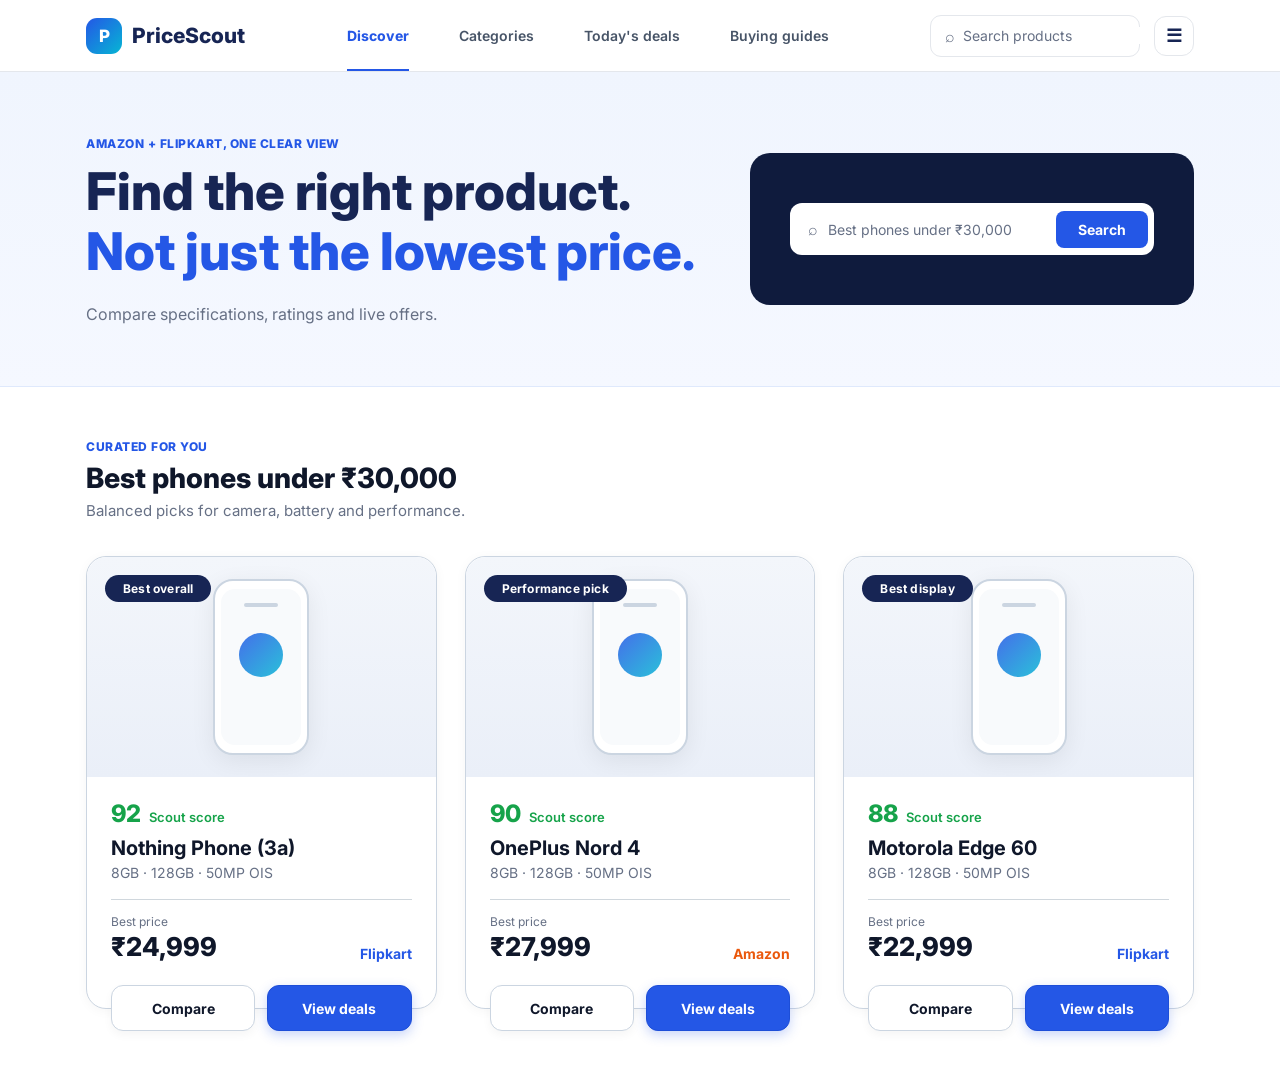
<file: index.html>
<!DOCTYPE html>
<html lang="en">

<head>
    <meta charset="UTF-8">
    <meta name="viewport" content="width=device-width, initial-scale=1.0">
    <title>PriceScout</title>
    <link href="https://fonts.googleapis.com/css2?family=Inter:wght@400;500;600;700;800&display=swap" rel="stylesheet">
    <link rel="stylesheet" href="style.css">

</head>

<body>


    <header>
        <div class="navbar">

            <a href="index.html" class="logo">
                <span class="logo-icon">P</span>
                <span class="logo-text">PriceScout</span>
            </a>

            <nav class="nav-links">
                <a href="index.html" class="active">Discover</a>
                <a href="category.html">Categories</a>
                <a href="deals.html">Today's deals</a>
                <a href="guides.html">Buying guides</a>
            </nav>

            <div class="nav-right">
                <div class="search-box">
                    <span>⌕</span>
                    <input type="text" placeholder="Search products" id="search-input">
                </div>
                <label for="menu-toggle" class="hamburger">☰</label>
            </div>

            <input type="checkbox" id="menu-toggle">
            <nav class="mobile-menu">
                <div class="mobile-search">
                    <div class="search-box">
                        <span>⌕</span>
                        <input type="text" placeholder="Search products">
                    </div>
                </div>
                <a href="index.html" class="active">Discover</a>
                <a href="category.html">Categories</a>
                <a href="deals.html">Today's deals</a>
                <a href="guides.html">Buying guides</a>
            </nav>
        </div>


        <div class="hero">

            <div>
                <span class="tag">AMAZON + FLIPKART, ONE CLEAR VIEW</span>
                <h1 class="hero-h1">Find the right product.
                    <span><br> Not just the lowest price.</span>
                </h1>
                <p class="subtitle">Compare specifications, ratings and live offers.</p>
            </div>

            <div class="hero-search">
                <div class="hero-search-bar">
                    <span>⌕</span>
                    <input type="text" placeholder="Best phones under ₹30,000">
                    <button onclick="window.location.href='category.html'">Search</button>
                </div>
            </div>

        </div>

    </header>


    <section class="curated">

        <span class="tag">CURATED FOR YOU</span>
        <h2 class="curated-title">Best phones under ₹30,000</h2>
        <p class="curated-sub">Balanced picks for camera, battery and performance.</p>

        <div class="card-grid">

            <!-- Card 1 -->
            <article class="card">
                <div class="card-image">
                    <span class="badge">Best overall</span>
                    <div class="phone-mini">
                        <div class="phone-mini-screen">
                            <div class="mini-notch"></div>
                            <div class="mini-glyph"></div>
                        </div>
                    </div>
                </div>
                <div class="card-body">
                    <div class="score-row">
                        <span class="score">92</span>
                        <span class="score-label">Scout score</span>
                    </div>
                    <h3 class="card-title">Nothing Phone (3a)</h3>
                    <p class="card-specs">8GB · 128GB · 50MP OIS</p>
                    <hr class="card-divider">
                    <div class="price-row">
                        <div>
                            <span class="price-label">Best price</span>
                            <span class="card-price">₹24,999</span>
                        </div>
                        <span class="store-badge flipkart">Flipkart</span>
                    </div>
                    <div class="card-actions">
                        <a href="compare.html" class="btn-compare">Compare</a>
                        <a href="product.html" class="btn-deals">View deals</a>
                    </div>
                </div>
            </article>

            <!-- Card 2 -->
            <article class="card">
                <div class="card-image">
                    <span class="badge">Performance pick</span>
                    <div class="phone-mini">
                        <div class="phone-mini-screen">
                            <div class="mini-notch"></div>
                            <div class="mini-glyph"></div>
                        </div>
                    </div>
                </div>
                <div class="card-body">
                    <div class="score-row">
                        <span class="score">90</span>
                        <span class="score-label">Scout score</span>
                    </div>
                    <h3 class="card-title">OnePlus Nord 4</h3>
                    <p class="card-specs">8GB · 128GB · 50MP OIS</p>
                    <hr class="card-divider">
                    <div class="price-row">
                        <div>
                            <span class="price-label">Best price</span>
                            <span class="card-price">₹27,999</span>
                        </div>
                        <span class="store-badge amazon">Amazon</span>
                    </div>
                    <div class="card-actions">
                        <a href="compare.html" class="btn-compare">Compare</a>
                        <a href="product.html" class="btn-deals">View deals</a>
                    </div>
                </div>
            </article>

            <!-- Card 3 -->
            <article class="card">
                <div class="card-image">
                    <span class="badge">Best display</span>
                    <div class="phone-mini">
                        <div class="phone-mini-screen">
                            <div class="mini-notch"></div>
                            <div class="mini-glyph"></div>
                        </div>
                    </div>
                </div>
                <div class="card-body">
                    <div class="score-row">
                        <span class="score">88</span>
                        <span class="score-label">Scout score</span>
                    </div>
                    <h3 class="card-title">Motorola Edge 60</h3>
                    <p class="card-specs">8GB · 128GB · 50MP OIS</p>
                    <hr class="card-divider">
                    <div class="price-row">
                        <div>
                            <span class="price-label">Best price</span>
                            <span class="card-price">₹22,999</span>
                        </div>
                        <span class="store-badge flipkart">Flipkart</span>
                    </div>
                    <div class="card-actions">
                        <a href="compare.html" class="btn-compare">Compare</a>
                        <a href="product.html" class="btn-deals">View deals</a>
                    </div>
                </div>
            </article>

        </div>

    </section>


</body>

</html>
</file>
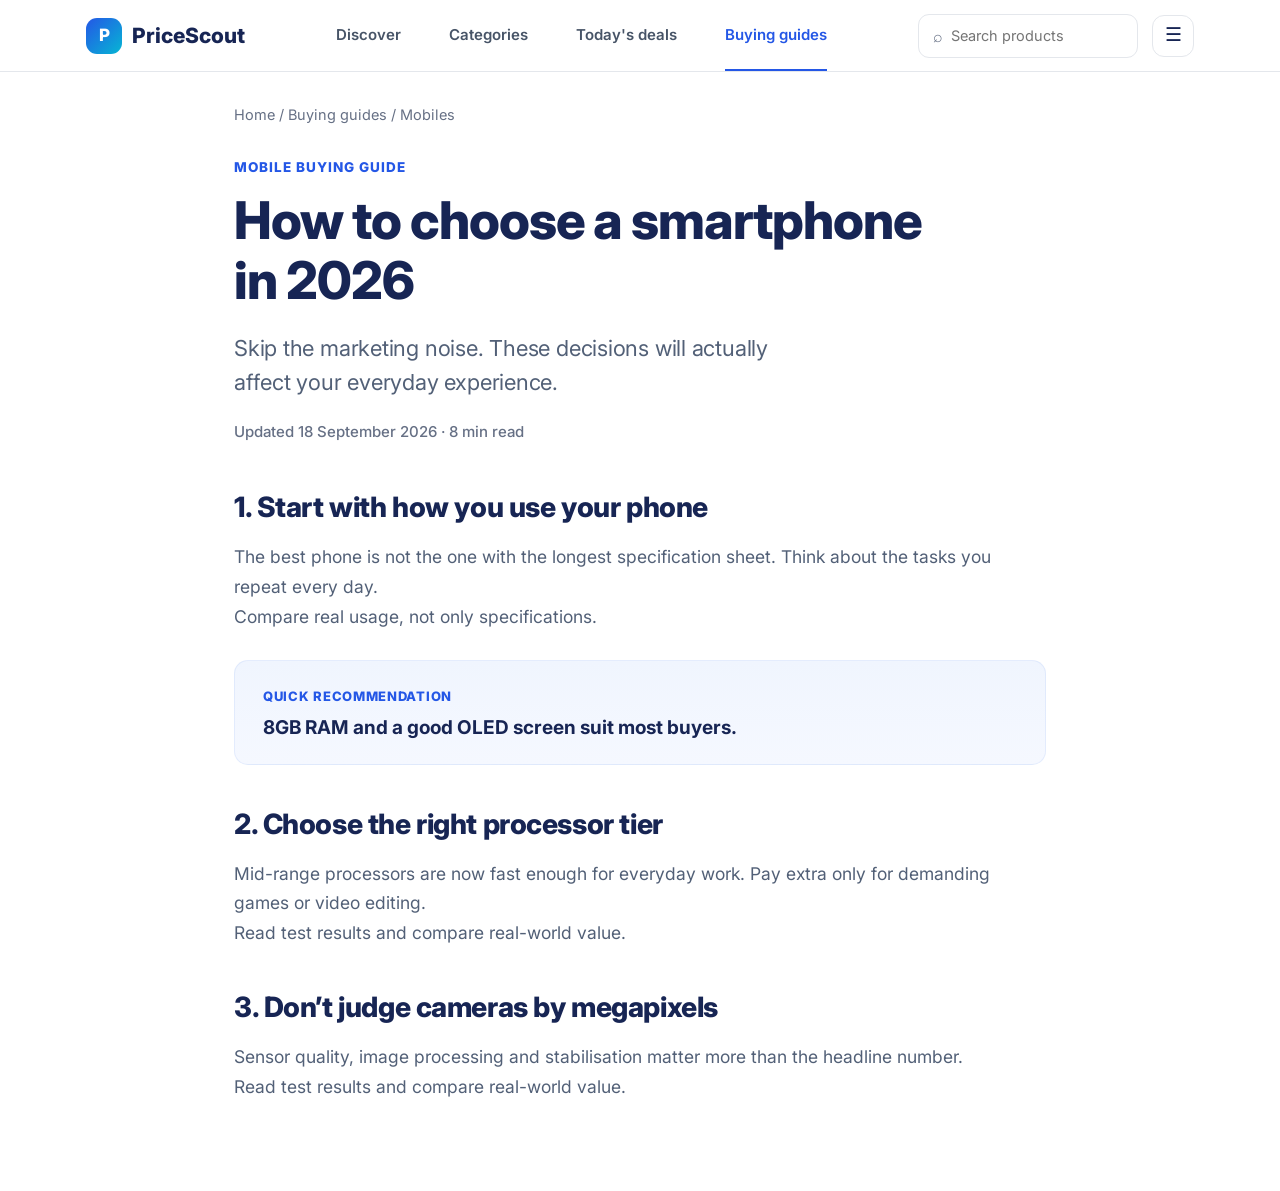
<file: article.html>
<!DOCTYPE html>
<html lang="en">
<head>
    <meta charset="UTF-8">
    <meta name="viewport" content="width=device-width, initial-scale=1.0">
    <title>How to choose a smartphone in 2026 – PriceScout</title>
    <link href="https://fonts.googleapis.com/css2?family=Inter:wght@400;500;600;700;800&display=swap" rel="stylesheet">
    <link rel="stylesheet" href="article.css">
</head>
<body>

    <!-- Navbar -->
    <header class="navbar">
        <a href="index.html" class="logo">
            <span class="logo-icon">P</span>
            <span class="logo-text">PriceScout</span>
        </a>

        <nav class="nav-links">
            <a href="index.html">Discover</a>
            <a href="category.html">Categories</a>
            <a href="deals.html">Today's deals</a>
            <a href="guides.html" class="active">Buying guides</a>
        </nav>

        <div class="nav-right">
            <div class="search-box">
                <span>⌕</span>
                <input type="text" placeholder="Search products">
            </div>
            <label for="menu-toggle" class="hamburger">☰</label>
        </div>

        <input type="checkbox" id="menu-toggle">
        <nav class="mobile-menu">
            <div class="search-box">
                <span>⌕</span>
                <input type="text" placeholder="Search products">
            </div>
            <a href="index.html">Discover</a>
            <a href="category.html">Categories</a>
            <a href="deals.html">Today's deals</a>
            <a href="guides.html" class="active">Buying guides</a>
        </nav>
    </header>

    <!-- Breadcrumb -->
    <p class="breadcrumb">
        <a href="index.html">Home</a> / <a href="guides.html">Buying guides</a> / Mobiles
    </p>

    <!-- Centered Article Content -->
    <main class="article">
        <span class="tag">MOBILE BUYING GUIDE</span>
        <h1>How to choose a smartphone<br>in 2026</h1>
        <p class="subtitle">Skip the marketing noise. These decisions will actually<br>affect your everyday experience.</p>
        <p class="meta">Updated 18 September 2026 · 8 min read</p>

        <h2>1. Start with how you use your phone</h2>
        <p>The best phone is not the one with the longest specification sheet. Think about the tasks you repeat every day.<br>Compare real usage, not only specifications.</p>

        <aside class="callout">
            <span class="tag">QUICK RECOMMENDATION</span>
            <strong>8GB RAM and a good OLED screen suit most buyers.</strong>
        </aside>

        <h2>2. Choose the right processor tier</h2>
        <p>Mid-range processors are now fast enough for everyday work. Pay extra only for demanding games or video editing.<br>Read test results and compare real-world value.</p>

        <h2>3. Don’t judge cameras by megapixels</h2>
        <p>Sensor quality, image processing and stabilisation matter more than the headline number.<br>Read test results and compare real-world value.</p>
    </main>

</body>
</html>
</file>
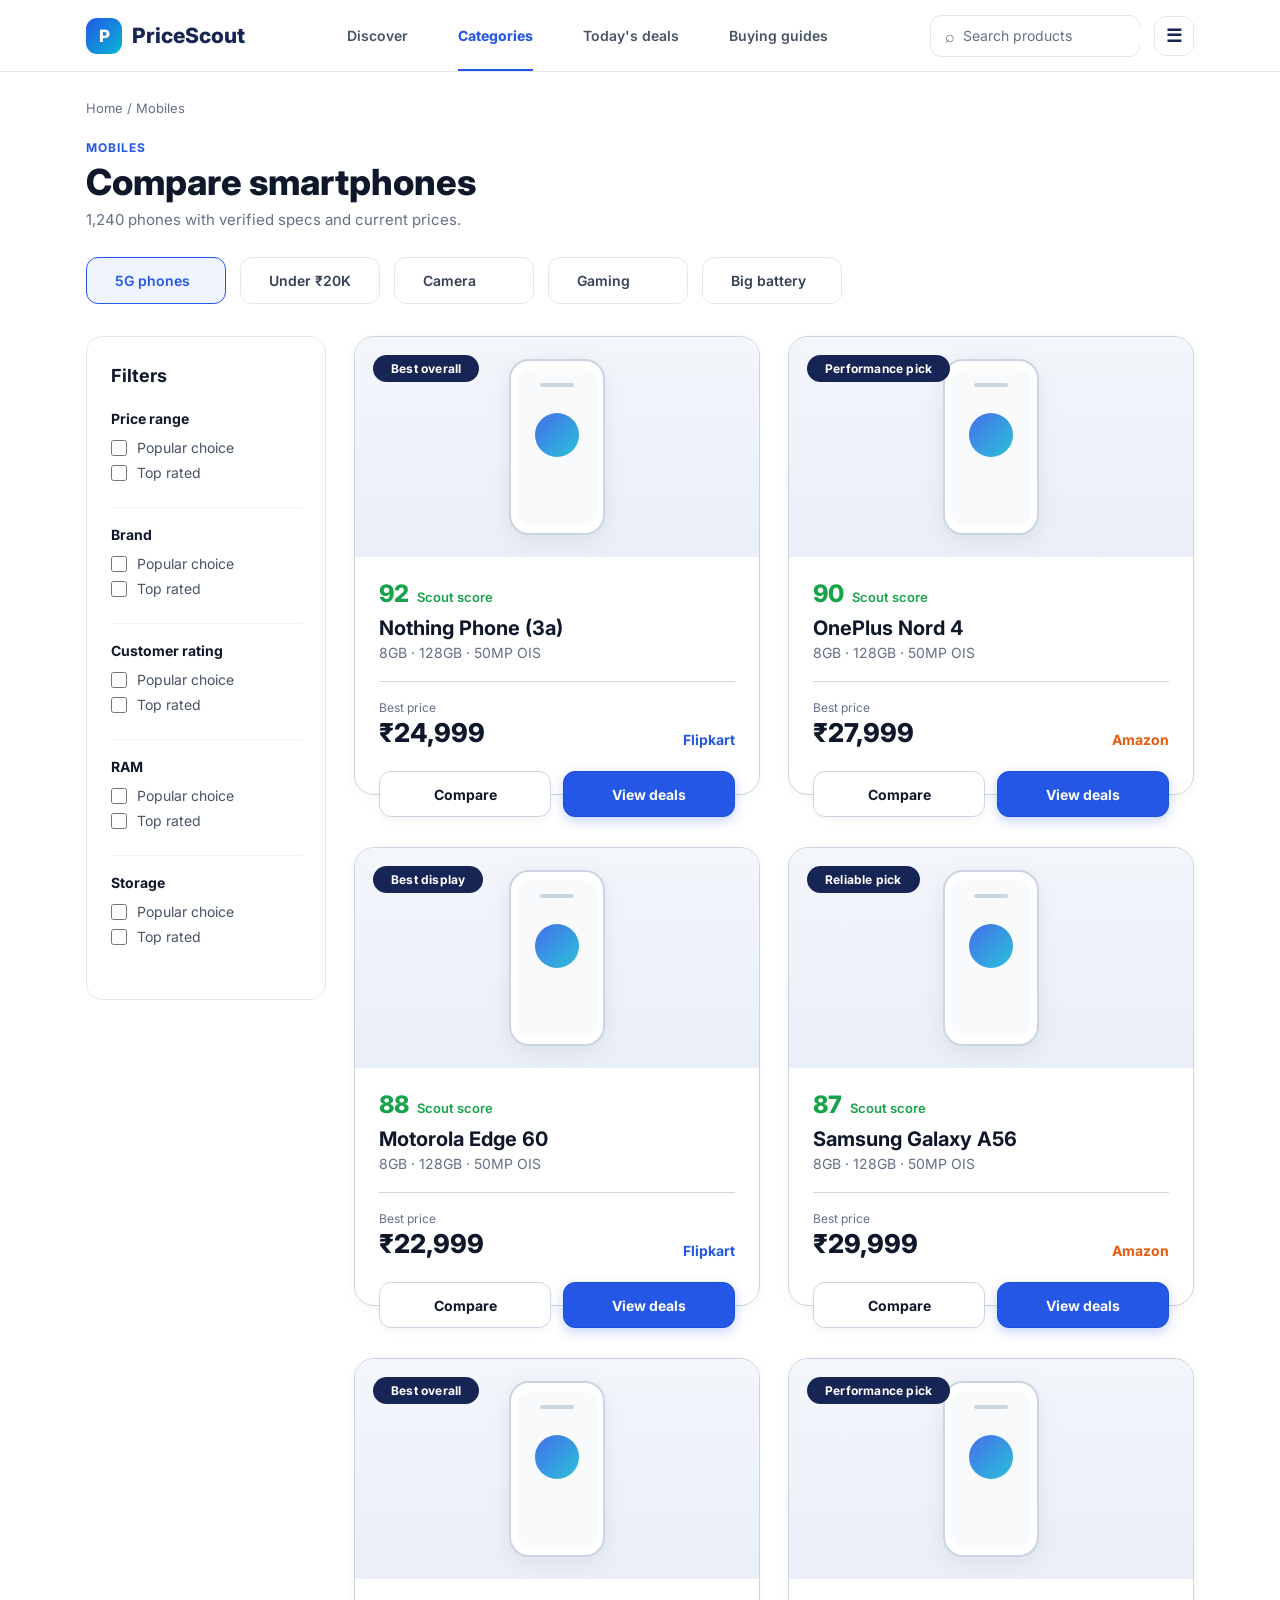
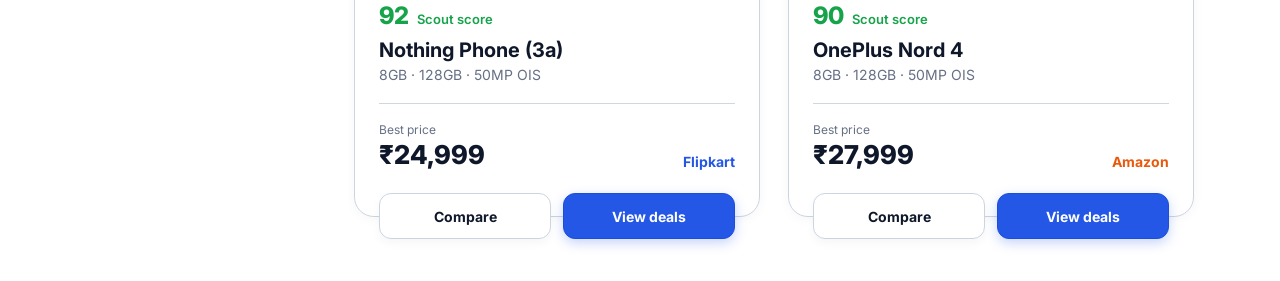
<file: category.html>
<!DOCTYPE html>
<html lang="en">

<head>
    <meta charset="UTF-8">
    <meta name="viewport" content="width=device-width, initial-scale=1.0">
    <meta name="description" content="Compare smartphones side by side — 1,240 phones with verified specs and current prices on PriceScout.">
    <link href="https://fonts.googleapis.com/css2?family=Inter:wght@400;500;600;700;800&display=swap" rel="stylesheet">
    <link rel="stylesheet" href="category.css">
    <title>Mobiles – Compare Smartphones | PriceScout</title>
</head>

<body>

    <!-- ===== NAVBAR ===== -->
    <header class="navbar">
        <a href="index.html" class="logo">
            <span class="logo-icon">P</span>
            <span class="logo-text">PriceScout</span>
        </a>

        <nav class="nav-links">
            <a href="index.html">Discover</a>
            <a href="category.html" class="active">Categories</a>
            <a href="deals.html">Today's deals</a>
            <a href="guides.html">Buying guides</a>
        </nav>

        <div class="nav-right">
            <div class="search-box">
                <span>⌕</span>
                <input type="text" placeholder="Search products" id="search-input">
            </div>
            <label for="menu-toggle" class="hamburger">☰</label>
        </div>

        <input type="checkbox" id="menu-toggle">
        <nav class="mobile-menu">
            <div class="mobile-search">
                <div class="search-box">
                    <span>⌕</span>
                    <input type="text" placeholder="Search products">
                </div>
            </div>
            <a href="index.html">Discover</a>
            <a href="category.html" class="active">Categories</a>
            <a href="deals.html">Today's deals</a>
            <a href="guides.html">Buying guides</a>
        </nav>
    </header>


    <!-- ===== BREADCRUMB ===== -->
    <p class="breadcrumb">
        <a href="index.html">Home</a> / <a href="category.html">Mobiles</a>
    </p>


    <!-- ===== HERO ===== -->
    <section class="hero">
        <span class="tag">MOBILES</span>
        <h1>Compare smartphones</h1>
        <p class="desc">1,240 phones with verified specs and current prices.</p>
    </section>


    <!-- ===== QUICK FILTERS ===== -->
    <div class="quick-filters">
        <button class="qf-chip active" id="qf-5g">5G phones</button>
        <button class="qf-chip" id="qf-under20k">Under ₹20K</button>
        <button class="qf-chip" id="qf-camera">Camera</button>
        <button class="qf-chip" id="qf-gaming">Gaming</button>
        <button class="qf-chip" id="qf-battery">Big battery</button>
    </div>


    <!-- ===== MAIN LAYOUT ===== -->
    <div class="main-layout">

        <!-- Sidebar -->
        <aside class="sidebar" id="sidebar-filters">
            <h2 class="sidebar-title">Filters</h2>

            <div class="filter-group">
                <h3 class="filter-label">Price range</h3>
                <label class="filter-option"><input type="checkbox" id="filter-price-popular"> Popular choice</label>
                <label class="filter-option"><input type="checkbox" id="filter-price-top"> Top rated</label>
            </div>

            <div class="filter-group">
                <h3 class="filter-label">Brand</h3>
                <label class="filter-option"><input type="checkbox" id="filter-brand-popular"> Popular choice</label>
                <label class="filter-option"><input type="checkbox" id="filter-brand-top"> Top rated</label>
            </div>

            <div class="filter-group">
                <h3 class="filter-label">Customer rating</h3>
                <label class="filter-option"><input type="checkbox" id="filter-rating-popular"> Popular choice</label>
                <label class="filter-option"><input type="checkbox" id="filter-rating-top"> Top rated</label>
            </div>

            <div class="filter-group">
                <h3 class="filter-label">RAM</h3>
                <label class="filter-option"><input type="checkbox" id="filter-ram-popular"> Popular choice</label>
                <label class="filter-option"><input type="checkbox" id="filter-ram-top"> Top rated</label>
            </div>

            <div class="filter-group">
                <h3 class="filter-label">Storage</h3>
                <label class="filter-option"><input type="checkbox" id="filter-storage-popular"> Popular choice</label>
                <label class="filter-option"><input type="checkbox" id="filter-storage-top"> Top rated</label>
            </div>
        </aside>


        <!-- Product Grid -->
        <section class="product-grid" id="product-grid">

            <!-- Card 1 -->
            <article class="product-card" id="card-nothing-3a">
                <div class="card-image">
                    <span class="badge badge-green">Best overall</span>
                    <div class="phone-mini">
                        <div class="phone-mini-screen">
                            <div class="mini-notch"></div>
                            <div class="mini-glyph"></div>
                        </div>
                    </div>
                </div>
                <div class="card-body">
                    <div class="score-row">
                        <span class="score score-green">92</span>
                        <span class="score-label">Scout score</span>
                    </div>
                    <h3 class="card-title">Nothing Phone (3a)</h3>
                    <p class="card-specs">8GB · 128GB · 50MP OIS</p>
                    <div class="price-row">
                        <div>
                            <span class="price-label">Best price</span>
                            <span class="price">₹24,999</span>
                        </div>
                        <span class="store-badge flipkart">Flipkart</span>
                    </div>
                    <div class="card-actions">
                        <a href="compare.html" class="btn-compare" id="compare-nothing-3a">Compare</a>
                        <a href="product.html" class="btn-deals" id="deals-nothing-3a">View deals</a>
                    </div>
                </div>
            </article>

            <!-- Card 2 -->
            <article class="product-card" id="card-oneplus-nord4">
                <div class="card-image">
                    <span class="badge badge-orange">Performance pick</span>
                    <div class="phone-mini">
                        <div class="phone-mini-screen">
                            <div class="mini-notch"></div>
                            <div class="mini-glyph"></div>
                        </div>
                    </div>
                </div>
                <div class="card-body">
                    <div class="score-row">
                        <span class="score score-green">90</span>
                        <span class="score-label">Scout score</span>
                    </div>
                    <h3 class="card-title">OnePlus Nord 4</h3>
                    <p class="card-specs">8GB · 128GB · 50MP OIS</p>
                    <div class="price-row">
                        <div>
                            <span class="price-label">Best price</span>
                            <span class="price">₹27,999</span>
                        </div>
                        <span class="store-badge amazon">Amazon</span>
                    </div>
                    <div class="card-actions">
                        <a href="compare.html" class="btn-compare" id="compare-oneplus-nord4">Compare</a>
                        <a href="product.html" class="btn-deals" id="deals-oneplus-nord4">View deals</a>
                    </div>
                </div>
            </article>

            <!-- Card 3 -->
            <article class="product-card" id="card-moto-edge60">
                <div class="card-image">
                    <span class="badge badge-blue">Best display</span>
                    <div class="phone-mini">
                        <div class="phone-mini-screen">
                            <div class="mini-notch"></div>
                            <div class="mini-glyph"></div>
                        </div>
                    </div>
                </div>
                <div class="card-body">
                    <div class="score-row">
                        <span class="score score-blue">88</span>
                        <span class="score-label">Scout score</span>
                    </div>
                    <h3 class="card-title">Motorola Edge 60</h3>
                    <p class="card-specs">8GB · 128GB · 50MP OIS</p>
                    <div class="price-row">
                        <div>
                            <span class="price-label">Best price</span>
                            <span class="price">₹22,999</span>
                        </div>
                        <span class="store-badge flipkart">Flipkart</span>
                    </div>
                    <div class="card-actions">
                        <a href="compare.html" class="btn-compare" id="compare-moto-edge60">Compare</a>
                        <a href="product.html" class="btn-deals" id="deals-moto-edge60">View deals</a>
                    </div>
                </div>
            </article>

            <!-- Card 4 -->
            <article class="product-card" id="card-samsung-a56">
                <div class="card-image">
                    <span class="badge badge-teal">Reliable pick</span>
                    <div class="phone-mini">
                        <div class="phone-mini-screen">
                            <div class="mini-notch"></div>
                            <div class="mini-glyph"></div>
                        </div>
                    </div>
                </div>
                <div class="card-body">
                    <div class="score-row">
                        <span class="score score-blue">87</span>
                        <span class="score-label">Scout score</span>
                    </div>
                    <h3 class="card-title">Samsung Galaxy A56</h3>
                    <p class="card-specs">8GB · 128GB · 50MP OIS</p>
                    <div class="price-row">
                        <div>
                            <span class="price-label">Best price</span>
                            <span class="price">₹29,999</span>
                        </div>
                        <span class="store-badge amazon">Amazon</span>
                    </div>
                    <div class="card-actions">
                        <a href="compare.html" class="btn-compare" id="compare-samsung-a56">Compare</a>
                        <a href="product.html" class="btn-deals" id="deals-samsung-a56">View deals</a>
                    </div>
                </div>
            </article>

            <!-- Card 5 -->
            <article class="product-card" id="card-nothing-3a-2">
                <div class="card-image">
                    <span class="badge badge-green">Best overall</span>
                    <div class="phone-mini">
                        <div class="phone-mini-screen">
                            <div class="mini-notch"></div>
                            <div class="mini-glyph"></div>
                        </div>
                    </div>
                </div>
                <div class="card-body">
                    <div class="score-row">
                        <span class="score score-green">92</span>
                        <span class="score-label">Scout score</span>
                    </div>
                    <h3 class="card-title">Nothing Phone (3a)</h3>
                    <p class="card-specs">8GB · 128GB · 50MP OIS</p>
                    <div class="price-row">
                        <div>
                            <span class="price-label">Best price</span>
                            <span class="price">₹24,999</span>
                        </div>
                        <span class="store-badge flipkart">Flipkart</span>
                    </div>
                    <div class="card-actions">
                        <a href="compare.html" class="btn-compare" id="compare-nothing-3a-2">Compare</a>
                        <a href="product.html" class="btn-deals" id="deals-nothing-3a-2">View deals</a>
                    </div>
                </div>
            </article>

            <!-- Card 6 -->
            <article class="product-card" id="card-oneplus-nord4-2">
                <div class="card-image">
                    <span class="badge badge-orange">Performance pick</span>
                    <div class="phone-mini">
                        <div class="phone-mini-screen">
                            <div class="mini-notch"></div>
                            <div class="mini-glyph"></div>
                        </div>
                    </div>
                </div>
                <div class="card-body">
                    <div class="score-row">
                        <span class="score score-green">90</span>
                        <span class="score-label">Scout score</span>
                    </div>
                    <h3 class="card-title">OnePlus Nord 4</h3>
                    <p class="card-specs">8GB · 128GB · 50MP OIS</p>
                    <div class="price-row">
                        <div>
                            <span class="price-label">Best price</span>
                            <span class="price">₹27,999</span>
                        </div>
                        <span class="store-badge amazon">Amazon</span>
                    </div>
                    <div class="card-actions">
                        <a href="compare.html" class="btn-compare" id="compare-oneplus-nord4-2">Compare</a>
                        <a href="product.html" class="btn-deals" id="deals-oneplus-nord4-2">View deals</a>
                    </div>
                </div>
            </article>

        </section>
    </div>

</body>

</html>
</file>
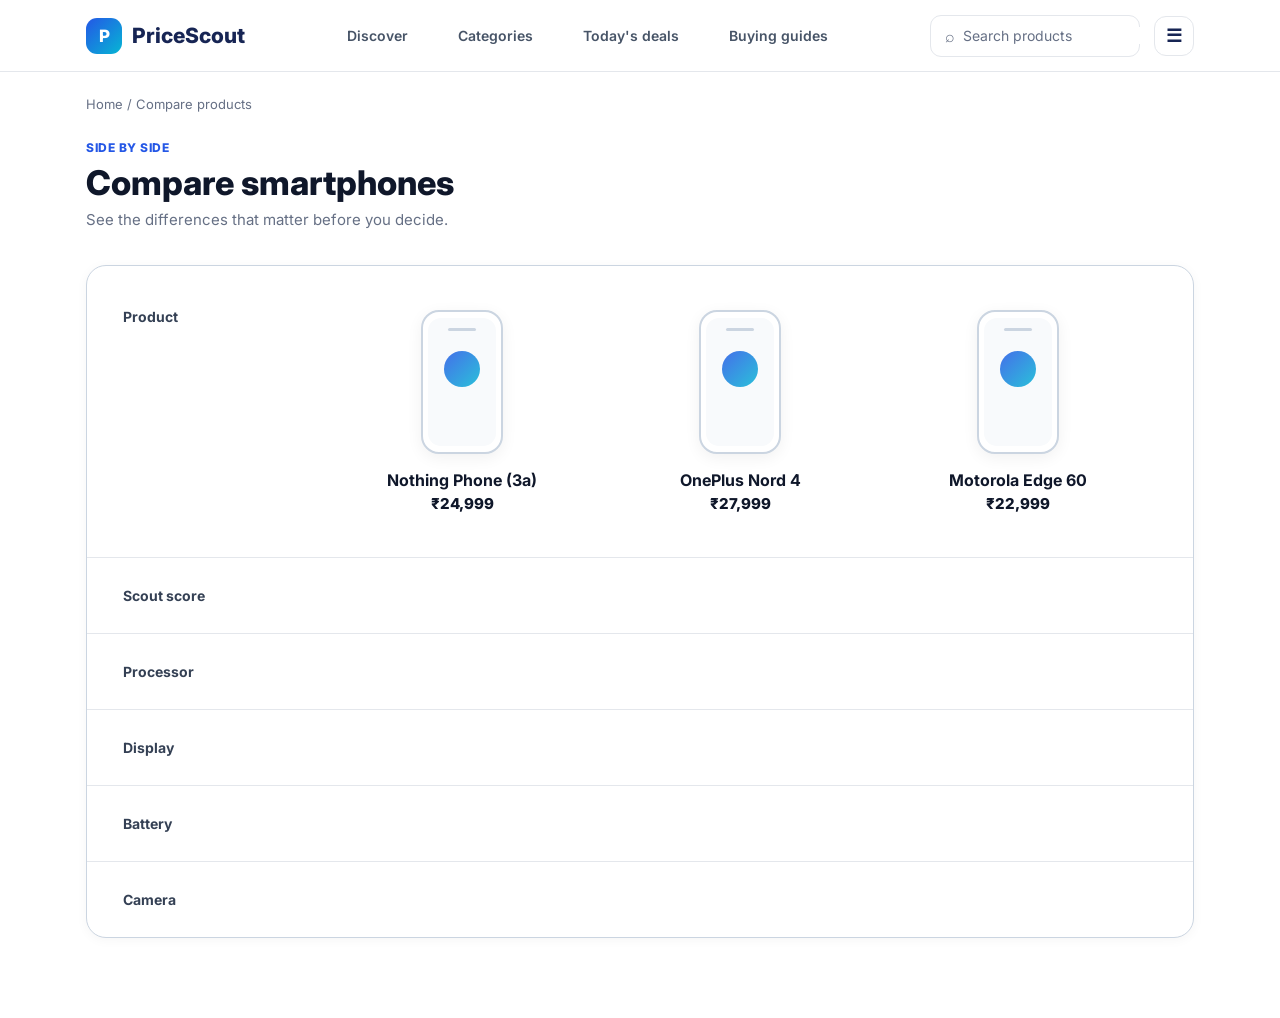
<file: compare.html>
<!DOCTYPE html>
<html lang="en">

<head>
    <meta charset="UTF-8">
    <meta name="viewport" content="width=device-width, initial-scale=1.0">
    <title>Compare Smartphones – PriceScout</title>
    <link href="https://fonts.googleapis.com/css2?family=Inter:wght@400;500;600;700;800&display=swap" rel="stylesheet">
    <link rel="stylesheet" href="compare.css">
</head>

<body>

    <!-- Header Navigation -->
    <header class="navbar">
        <a href="index.html" class="logo">
            <span class="logo-icon">P</span>
            <span class="logo-text">PriceScout</span>
        </a>

        <nav class="nav-links">
            <a href="index.html">Discover</a>
            <a href="category.html">Categories</a>
            <a href="deals.html">Today's deals</a>
            <a href="guides.html">Buying guides</a>
        </nav>

        <div class="nav-right">
            <div class="search-box">
                <span>⌕</span>
                <input type="text" placeholder="Search products" id="search-input">
            </div>
            <label for="menu-toggle" class="hamburger">☰</label>
        </div>

        <input type="checkbox" id="menu-toggle">
        <nav class="mobile-menu">
            <div class="mobile-search">
                <div class="search-box">
                    <span>⌕</span>
                    <input type="text" placeholder="Search products">
                </div>
            </div>
            <a href="index.html">Discover</a>
            <a href="category.html">Categories</a>
            <a href="deals.html">Today's deals</a>
            <a href="guides.html">Buying guides</a>
        </nav>
    </header>

    <!-- Breadcrumb -->
    <p class="breadcrumb">
        <a href="index.html">Home</a> / <span>Compare products</span>
    </p>

    <!-- Page Header Area -->
    <section class="compare-header">
        <span class="tag">SIDE BY SIDE</span>
        <h1 class="page-title">Compare smartphones</h1>
        <p class="page-desc">See the differences that matter before you decide.</p>
    </section>

    <!-- Compare Table Card -->
    <main class="compare-container">
        <div class="compare-card">

            <!-- Product Row (Header) -->
            <div class="compare-row row-product">
                <div class="row-label">
                    <strong>Product</strong>
                </div>

                <!-- Product 1 -->
                <div class="col-item">
                    <a href="product.html" class="product-link">
                        <div class="phone-mini">
                            <div class="phone-mini-screen">
                                <div class="mini-notch"></div>
                                <div class="mini-glyph"></div>
                            </div>
                        </div>
                        <h3 class="product-name">Nothing Phone (3a)</h3>
                        <span class="product-price">₹24,999</span>
                    </a>
                </div>

                <!-- Product 2 -->
                <div class="col-item">
                    <a href="product.html" class="product-link">
                        <div class="phone-mini">
                            <div class="phone-mini-screen">
                                <div class="mini-notch"></div>
                                <div class="mini-glyph"></div>
                            </div>
                        </div>
                        <h3 class="product-name">OnePlus Nord 4</h3>
                        <span class="product-price">₹27,999</span>
                    </a>
                </div>

                <!-- Product 3 -->
                <div class="col-item">
                    <a href="product.html" class="product-link">
                        <div class="phone-mini">
                            <div class="phone-mini-screen">
                                <div class="mini-notch"></div>
                                <div class="mini-glyph"></div>
                            </div>
                        </div>
                        <h3 class="product-name">Motorola Edge 60</h3>
                        <span class="product-price">₹22,999</span>
                    </a>
                </div>
            </div>

            <!-- Scout Score Row -->
            <div class="compare-row">
                <div class="row-label">
                    <strong>Scout score</strong>
                </div>
                <div class="col-item"></div>
                <div class="col-item"></div>
                <div class="col-item"></div>
            </div>

            <!-- Processor Row -->
            <div class="compare-row">
                <div class="row-label">
                    <strong>Processor</strong>
                </div>
                <div class="col-item"></div>
                <div class="col-item"></div>
                <div class="col-item"></div>
            </div>

            <!-- Display Row -->
            <div class="compare-row">
                <div class="row-label">
                    <strong>Display</strong>
                </div>
                <div class="col-item"></div>
                <div class="col-item"></div>
                <div class="col-item"></div>
            </div>

            <!-- Battery Row -->
            <div class="compare-row">
                <div class="row-label">
                    <strong>Battery</strong>
                </div>
                <div class="col-item"></div>
                <div class="col-item"></div>
                <div class="col-item"></div>
            </div>

            <!-- Camera Row -->
            <div class="compare-row">
                <div class="row-label">
                    <strong>Camera</strong>
                </div>
                <div class="col-item"></div>
                <div class="col-item"></div>
                <div class="col-item"></div>
            </div>

        </div>
    </main>

</body>

</html>
</file>
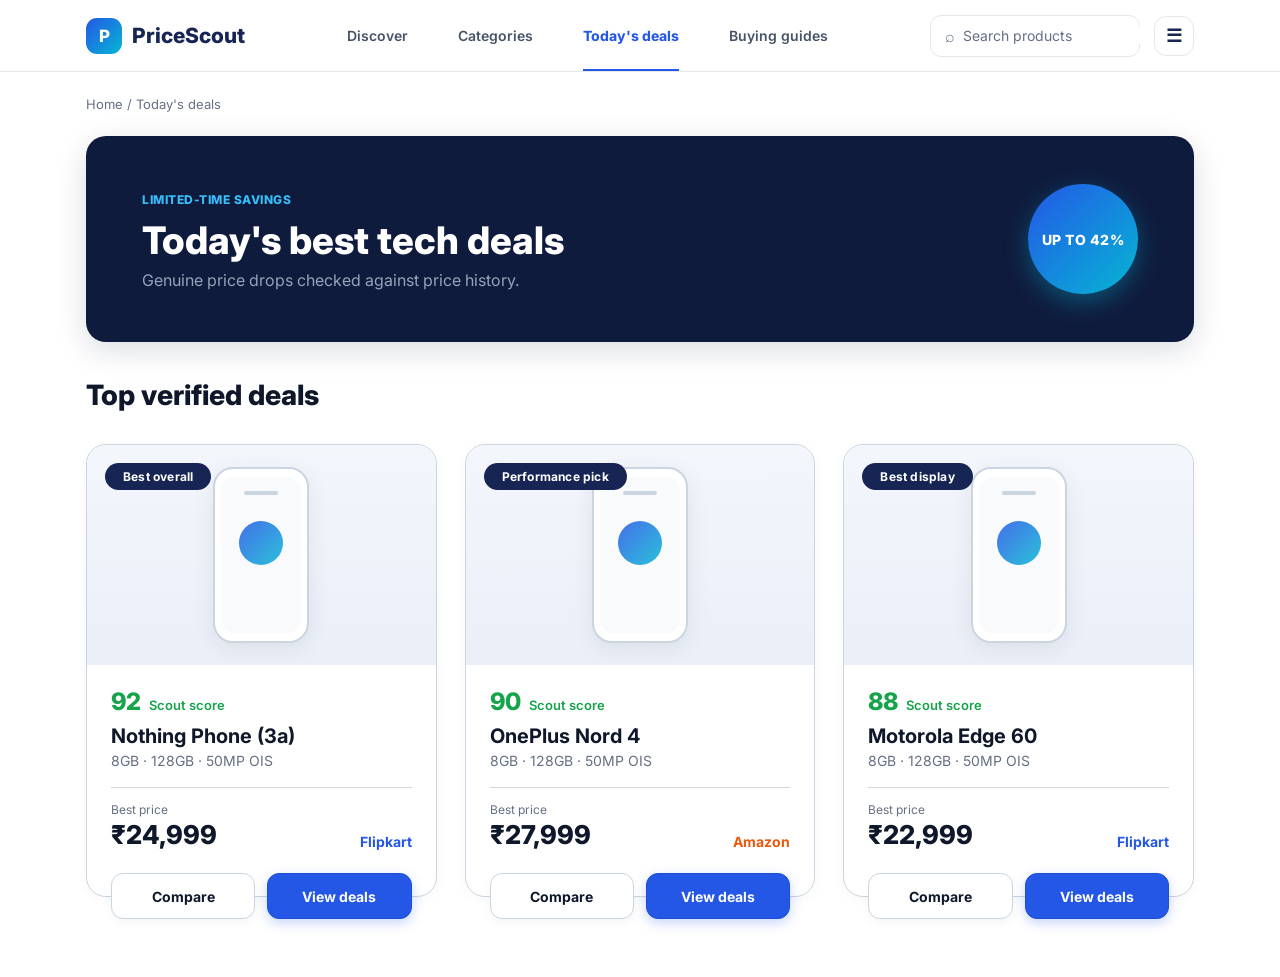
<file: deals.html>
<!DOCTYPE html>
<html lang="en">

<head>
    <meta charset="UTF-8">
    <meta name="viewport" content="width=device-width, initial-scale=1.0">
    <title>Today's Deals – PriceScout</title>
    <link href="https://fonts.googleapis.com/css2?family=Inter:wght@400;500;600;700;800&display=swap" rel="stylesheet">
    <link rel="stylesheet" href="deals.css">
</head>

<body>

    <!-- Header Navigation -->
    <header class="navbar">
        <a href="index.html" class="logo">
            <span class="logo-icon">P</span>
            <span class="logo-text">PriceScout</span>
        </a>

        <nav class="nav-links">
            <a href="index.html">Discover</a>
            <a href="category.html">Categories</a>
            <a href="deals.html" class="active">Today's deals</a>
            <a href="guides.html">Buying guides</a>
        </nav>

        <div class="nav-right">
            <div class="search-box">
                <span>⌕</span>
                <input type="text" placeholder="Search products" id="search-input">
            </div>
            <label for="menu-toggle" class="hamburger">☰</label>
        </div>

        <input type="checkbox" id="menu-toggle">
        <nav class="mobile-menu">
            <div class="mobile-search">
                <div class="search-box">
                    <span>⌕</span>
                    <input type="text" placeholder="Search products">
                </div>
            </div>
            <a href="index.html">Discover</a>
            <a href="category.html">Categories</a>
            <a href="deals.html" class="active">Today's deals</a>
            <a href="guides.html">Buying guides</a>
        </nav>
    </header>

    <!-- Breadcrumb -->
    <p class="breadcrumb">
        <a href="index.html">Home</a> / <span>Today's deals</span>
    </p>

    <!-- Deals Hero Banner -->
    <section class="deals-hero-container">
        <div class="deals-hero-banner">
            <div class="banner-left">
                <span class="banner-tag">LIMITED-TIME SAVINGS</span>
                <h1 class="banner-title">Today's best tech deals</h1>
                <p class="banner-subtitle">Genuine price drops checked against price history.</p>
            </div>
            <div class="banner-discount-badge">
                <span>UP TO 42%</span>
            </div>
        </div>
    </section>

    <!-- Deals Products Section -->
    <main class="deals-container">
        <h2 class="deals-section-title">Top verified deals</h2>

        <div class="card-grid">

            <!-- Card 1: Nothing Phone (3a) -->
            <article class="card">
                <div class="card-image">
                    <span class="badge">Best overall</span>
                    <div class="phone-mini">
                        <div class="phone-mini-screen">
                            <div class="mini-notch"></div>
                            <div class="mini-glyph"></div>
                        </div>
                    </div>
                </div>
                <div class="card-body">
                    <div class="score-row">
                        <span class="score">92</span>
                        <span class="score-label">Scout score</span>
                    </div>
                    <h3 class="card-title">Nothing Phone (3a)</h3>
                    <p class="card-specs">8GB · 128GB · 50MP OIS</p>
                    <div class="price-row">
                        <div>
                            <span class="price-label">Best price</span>
                            <span class="card-price">₹24,999</span>
                        </div>
                        <span class="store-badge flipkart">Flipkart</span>
                    </div>
                    <div class="card-actions">
                        <a href="compare.html" class="btn-compare">Compare</a>
                        <a href="product.html" class="btn-deals">View deals</a>
                    </div>
                </div>
            </article>

            <!-- Card 2: OnePlus Nord 4 -->
            <article class="card">
                <div class="card-image">
                    <span class="badge">Performance pick</span>
                    <div class="phone-mini">
                        <div class="phone-mini-screen">
                            <div class="mini-notch"></div>
                            <div class="mini-glyph"></div>
                        </div>
                    </div>
                </div>
                <div class="card-body">
                    <div class="score-row">
                        <span class="score">90</span>
                        <span class="score-label">Scout score</span>
                    </div>
                    <h3 class="card-title">OnePlus Nord 4</h3>
                    <p class="card-specs">8GB · 128GB · 50MP OIS</p>
                    <div class="price-row">
                        <div>
                            <span class="price-label">Best price</span>
                            <span class="card-price">₹27,999</span>
                        </div>
                        <span class="store-badge amazon">Amazon</span>
                    </div>
                    <div class="card-actions">
                        <a href="compare.html" class="btn-compare">Compare</a>
                        <a href="product.html" class="btn-deals">View deals</a>
                    </div>
                </div>
            </article>

            <!-- Card 3: Motorola Edge 60 -->
            <article class="card">
                <div class="card-image">
                    <span class="badge">Best display</span>
                    <div class="phone-mini">
                        <div class="phone-mini-screen">
                            <div class="mini-notch"></div>
                            <div class="mini-glyph"></div>
                        </div>
                    </div>
                </div>
                <div class="card-body">
                    <div class="score-row">
                        <span class="score">88</span>
                        <span class="score-label">Scout score</span>
                    </div>
                    <h3 class="card-title">Motorola Edge 60</h3>
                    <p class="card-specs">8GB · 128GB · 50MP OIS</p>
                    <div class="price-row">
                        <div>
                            <span class="price-label">Best price</span>
                            <span class="card-price">₹22,999</span>
                        </div>
                        <span class="store-badge flipkart">Flipkart</span>
                    </div>
                    <div class="card-actions">
                        <a href="compare.html" class="btn-compare">Compare</a>
                        <a href="product.html" class="btn-deals">View deals</a>
                    </div>
                </div>
            </article>

        </div>
    </main>

</body>

</html>
</file>
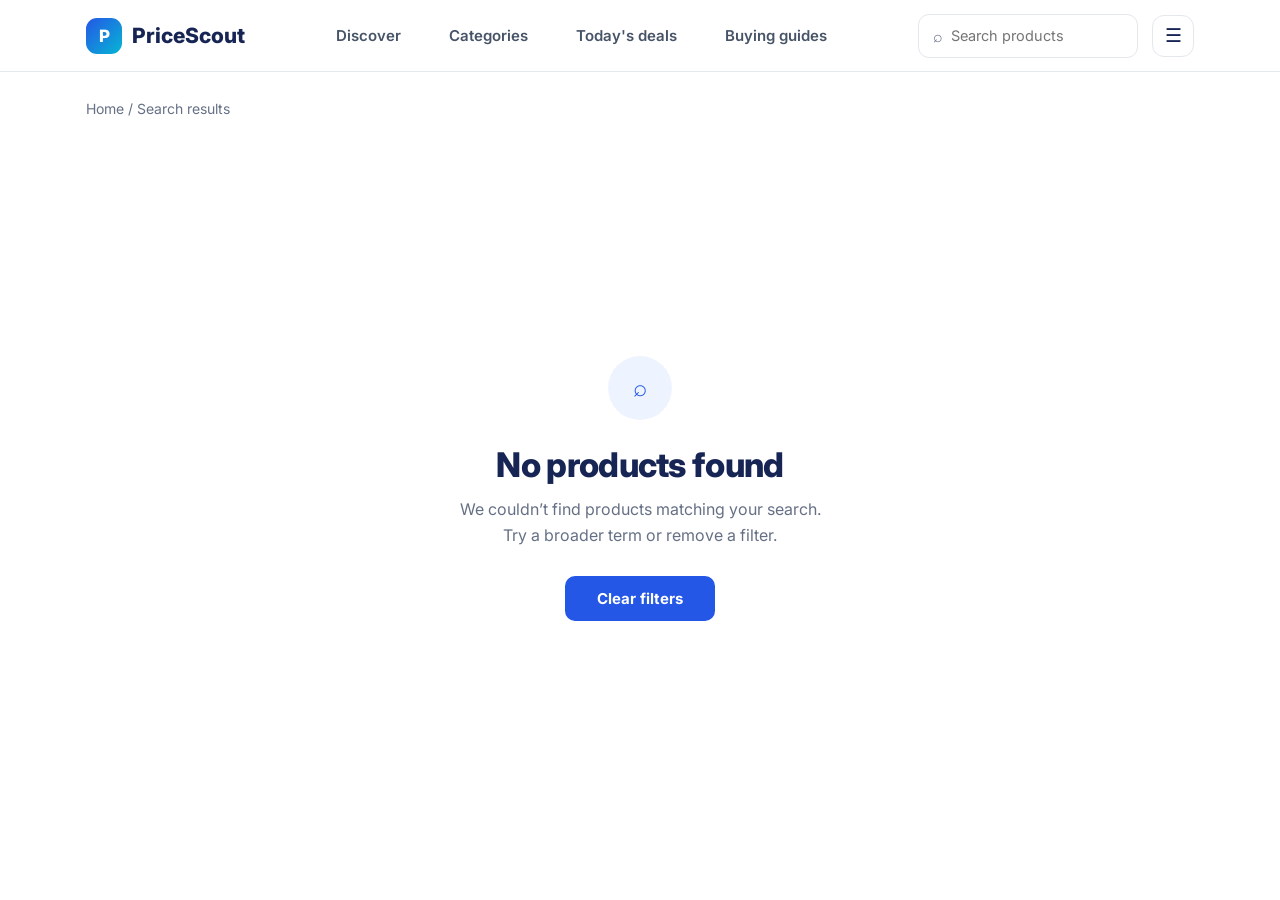
<file: empty.html>
<!DOCTYPE html>
<html lang="en">
<head>
    <meta charset="UTF-8">
    <meta name="viewport" content="width=device-width, initial-scale=1.0">
    <title>No products found – PriceScout</title>
    <link href="https://fonts.googleapis.com/css2?family=Inter:wght@400;500;600;700;800&display=swap" rel="stylesheet">
    <link rel="stylesheet" href="empty.css">
</head>
<body>

    <!-- Navbar -->
    <header class="navbar">
        <a href="index.html" class="logo">
            <span class="logo-icon">P</span>
            <span class="logo-text">PriceScout</span>
        </a>

        <nav class="nav-links">
            <a href="index.html">Discover</a>
            <a href="category.html">Categories</a>
            <a href="deals.html">Today's deals</a>
            <a href="guides.html">Buying guides</a>
        </nav>

        <div class="nav-right">
            <div class="search-box">
                <span>⌕</span>
                <input type="text" placeholder="Search products">
            </div>
            <label for="menu-toggle" class="hamburger">☰</label>
        </div>

        <input type="checkbox" id="menu-toggle">
        <nav class="mobile-menu">
            <div class="search-box">
                <span>⌕</span>
                <input type="text" placeholder="Search products">
            </div>
            <a href="index.html">Discover</a>
            <a href="category.html">Categories</a>
            <a href="deals.html">Today's deals</a>
            <a href="guides.html">Buying guides</a>
        </nav>
    </header>

    <!-- Breadcrumb -->
    <p class="breadcrumb">
        <a href="index.html">Home</a> / Search results
    </p>

    <!-- Empty State -->
    <main class="empty-state">
        <div class="icon-circle">⌕</div>
        <h1>No products found</h1>
        <p>We couldn’t find products matching your search.<br>Try a broader term or remove a filter.</p>
        <a href="category.html" class="btn">Clear filters</a>
    </main>

</body>
</html>
</file>
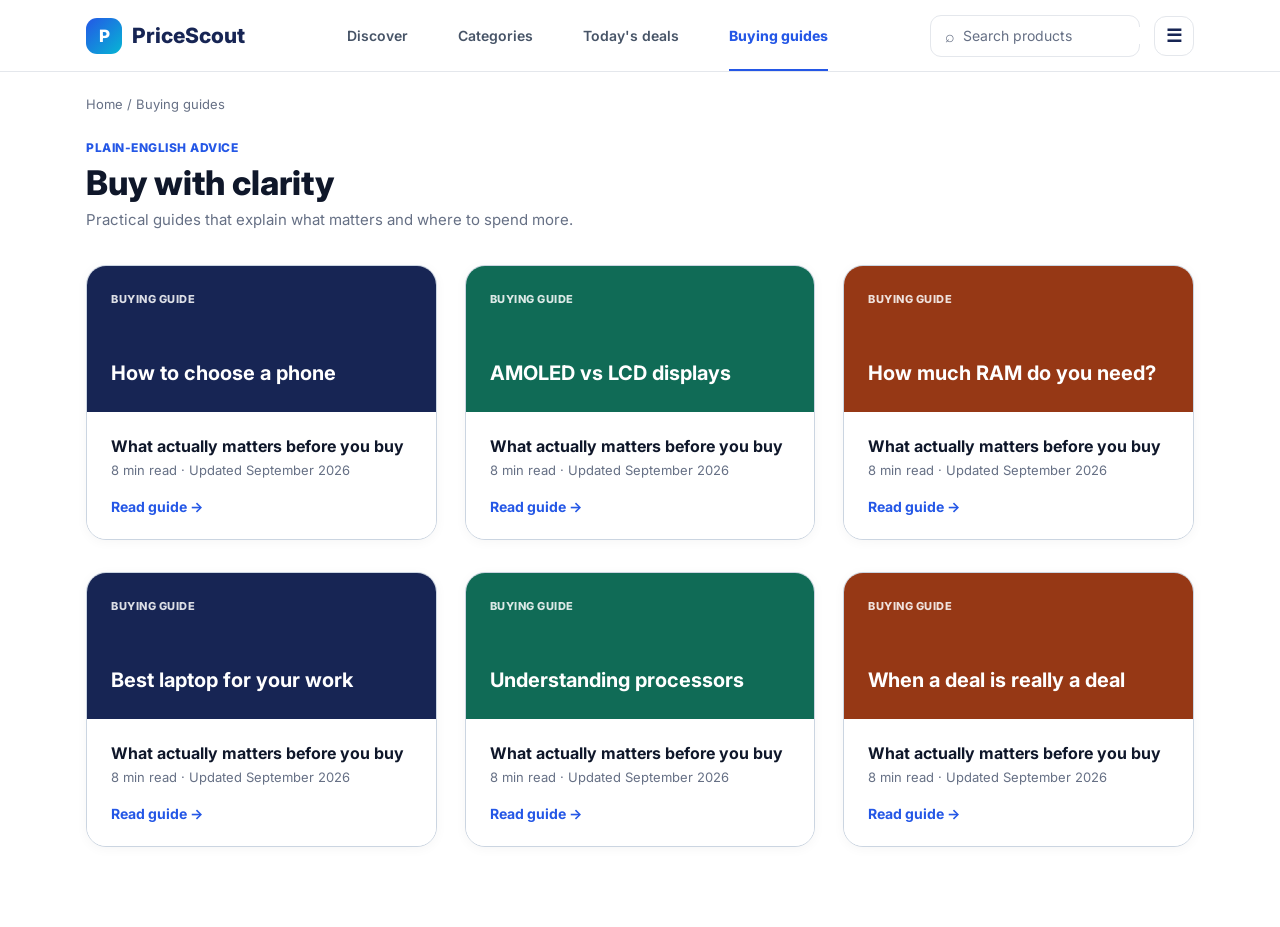
<file: guides.html>
<!DOCTYPE html>
<html lang="en">

<head>
    <meta charset="UTF-8">
    <meta name="viewport" content="width=device-width, initial-scale=1.0">
    <title>Buying Guides – PriceScout</title>
    <link href="https://fonts.googleapis.com/css2?family=Inter:wght@400;500;600;700;800&display=swap" rel="stylesheet">
    <link rel="stylesheet" href="guides.css">
</head>

<body>

    <!-- Header Navigation -->
    <header class="navbar">
        <a href="index.html" class="logo">
            <span class="logo-icon">P</span>
            <span class="logo-text">PriceScout</span>
        </a>

        <nav class="nav-links">
            <a href="index.html">Discover</a>
            <a href="category.html">Categories</a>
            <a href="deals.html">Today's deals</a>
            <a href="guides.html" class="active">Buying guides</a>
        </nav>

        <div class="nav-right">
            <div class="search-box">
                <span>⌕</span>
                <input type="text" placeholder="Search products" id="search-input">
            </div>
            <label for="menu-toggle" class="hamburger">☰</label>
        </div>

        <input type="checkbox" id="menu-toggle">
        <nav class="mobile-menu">
            <div class="mobile-search">
                <div class="search-box">
                    <span>⌕</span>
                    <input type="text" placeholder="Search products">
                </div>
            </div>
            <a href="index.html">Discover</a>
            <a href="category.html">Categories</a>
            <a href="deals.html">Today's deals</a>
            <a href="guides.html" class="active">Buying guides</a>
        </nav>
    </header>

    <!-- Breadcrumb -->
    <p class="breadcrumb">
        <a href="index.html">Home</a> / <span>Buying guides</span>
    </p>

    <!-- Page Header Area -->
    <section class="guides-header">
        <span class="tag">PLAIN-ENGLISH ADVICE</span>
        <h1 class="page-title">Buy with clarity</h1>
        <p class="page-desc">Practical guides that explain what matters and where to spend more.</p>
    </section>

    <!-- Guides Card Grid (3 Columns) -->
    <main class="guides-container">
        <div class="guides-grid">

            <!-- Card 1: Blue -->
            <article class="guide-card">
                <div class="guide-top color-navy">
                    <span class="guide-tag">BUYING GUIDE</span>
                    <h2 class="guide-title">How to choose a phone</h2>
                </div>
                <div class="guide-body">
                    <h3 class="guide-subtitle">What actually matters before you buy</h3>
                    <p class="guide-meta">8 min read · Updated September 2026</p>
                    <a href="article.html" class="guide-link">Read guide →</a>
                </div>
            </article>

            <!-- Card 2: Teal -->
            <article class="guide-card">
                <div class="guide-top color-teal">
                    <span class="guide-tag">BUYING GUIDE</span>
                    <h2 class="guide-title">AMOLED vs LCD displays</h2>
                </div>
                <div class="guide-body">
                    <h3 class="guide-subtitle">What actually matters before you buy</h3>
                    <p class="guide-meta">8 min read · Updated September 2026</p>
                    <a href="article.html" class="guide-link">Read guide →</a>
                </div>
            </article>

            <!-- Card 3: Rust -->
            <article class="guide-card">
                <div class="guide-top color-rust">
                    <span class="guide-tag">BUYING GUIDE</span>
                    <h2 class="guide-title">How much RAM do you need?</h2>
                </div>
                <div class="guide-body">
                    <h3 class="guide-subtitle">What actually matters before you buy</h3>
                    <p class="guide-meta">8 min read · Updated September 2026</p>
                    <a href="article.html" class="guide-link">Read guide →</a>
                </div>
            </article>

            <!-- Card 4: Blue -->
            <article class="guide-card">
                <div class="guide-top color-navy">
                    <span class="guide-tag">BUYING GUIDE</span>
                    <h2 class="guide-title">Best laptop for your work</h2>
                </div>
                <div class="guide-body">
                    <h3 class="guide-subtitle">What actually matters before you buy</h3>
                    <p class="guide-meta">8 min read · Updated September 2026</p>
                    <a href="article.html" class="guide-link">Read guide →</a>
                </div>
            </article>

            <!-- Card 5: Teal -->
            <article class="guide-card">
                <div class="guide-top color-teal">
                    <span class="guide-tag">BUYING GUIDE</span>
                    <h2 class="guide-title">Understanding processors</h2>
                </div>
                <div class="guide-body">
                    <h3 class="guide-subtitle">What actually matters before you buy</h3>
                    <p class="guide-meta">8 min read · Updated September 2026</p>
                    <a href="article.html" class="guide-link">Read guide →</a>
                </div>
            </article>

            <!-- Card 6: Rust -->
            <article class="guide-card">
                <div class="guide-top color-rust">
                    <span class="guide-tag">BUYING GUIDE</span>
                    <h2 class="guide-title">When a deal is really a deal</h2>
                </div>
                <div class="guide-body">
                    <h3 class="guide-subtitle">What actually matters before you buy</h3>
                    <p class="guide-meta">8 min read · Updated September 2026</p>
                    <a href="article.html" class="guide-link">Read guide →</a>
                </div>
            </article>

        </div>
    </main>

</body>

</html>
</file>
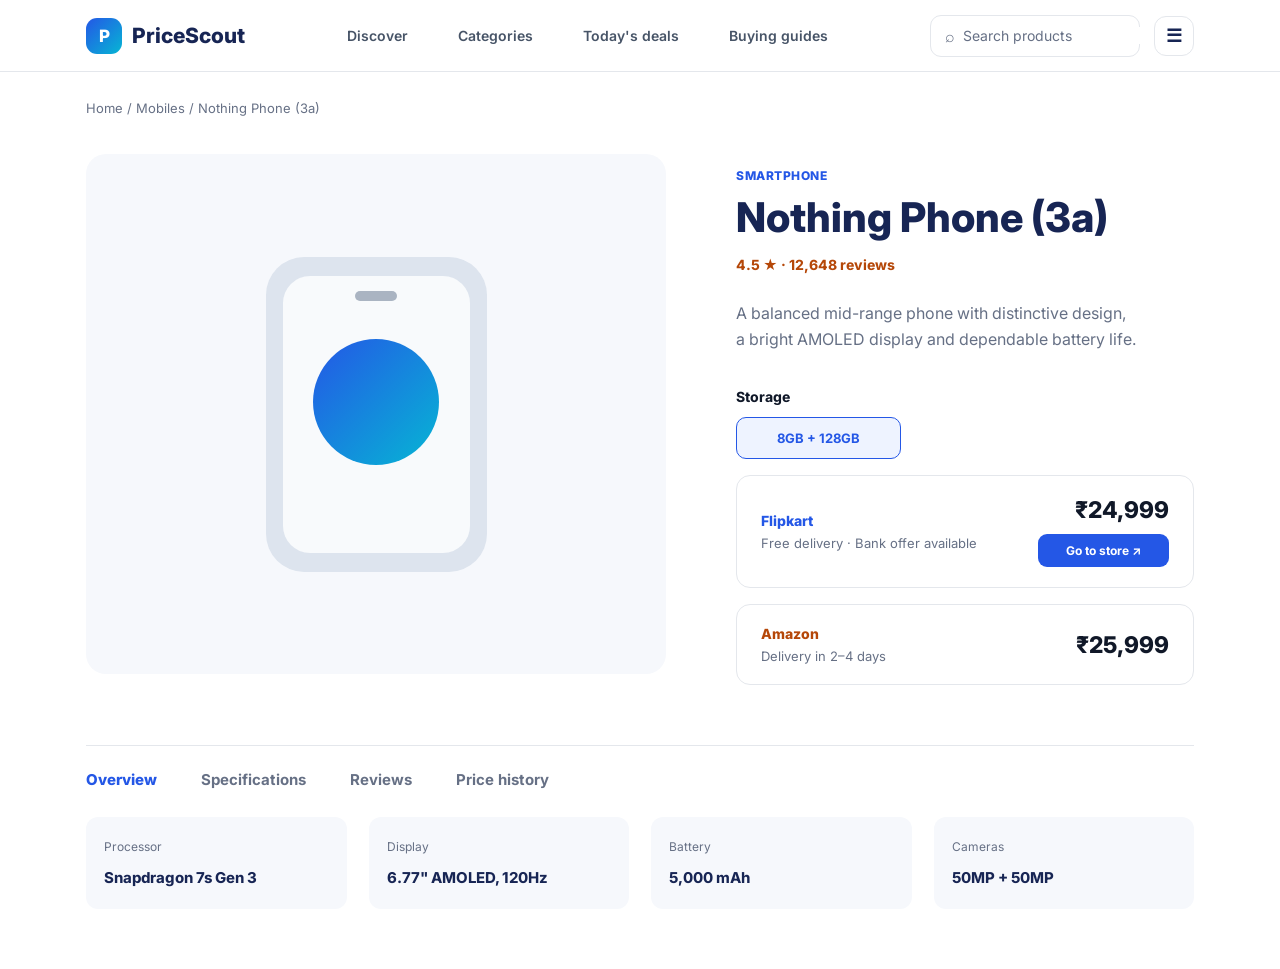
<file: product.html>
<!DOCTYPE html>
<html lang="en">
<head>
    <meta charset="UTF-8">
    <meta name="viewport" content="width=device-width, initial-scale=1.0">
    <link href="https://fonts.googleapis.com/css2?family=Inter:wght@400;500;600;700;800&display=swap" rel="stylesheet">
    <link rel="stylesheet" href="product.css">
    <title>Nothing Phone (3a) – PriceScout</title>
</head>
<body>

    <header class="navbar">
        <a href="index.html" class="logo">
            <span class="logo-icon">P</span>
            <span class="logo-text">PriceScout</span>
        </a>

        <nav class="nav-links">
            <a href="index.html">Discover</a>
            <a href="category.html">Categories</a>
            <a href="deals.html">Today's deals</a>
            <a href="guides.html">Buying guides</a>
        </nav>

        <div class="nav-right">
            <div class="search-box">
                <span>⌕</span>
                <input type="text" placeholder="Search products">
            </div>
            <label for="menu-toggle" class="hamburger">☰</label>
        </div>

        <input type="checkbox" id="menu-toggle">
        <nav class="mobile-menu">
            <div class="mobile-search">
                <div class="search-box">
                    <span>⌕</span>
                    <input type="text" placeholder="Search products">
                </div>
            </div>
            <a href="index.html">Discover</a>
            <a href="category.html">Categories</a>
            <a href="deals.html">Today's deals</a>
            <a href="guides.html">Buying guides</a>
        </nav>
    </header>


    <p class="breadcrumb">
        <a href="index.html">Home</a> / <a href="category.html">Mobiles</a> / Nothing Phone (3a)
    </p>


    <section class="product">

        <div class="product-image">
            <div class="phone">
                <div class="phone-screen">
                    <div class="notch"></div>
                    <div class="glyph"></div>
                </div>
            </div>
        </div>

        <div class="product-info">
            <span class="tag">SMARTPHONE</span>
            <h1>Nothing Phone (3a)</h1>
            <p class="rating">4.5 ★ · 12,648 reviews</p>
            <p class="desc">
                A balanced mid-range phone with distinctive design,<br>
                a bright AMOLED display and dependable battery life.
            </p>

            <p class="label">Storage</p>
            <button class="variant selected">8GB + 128GB</button>

            <div class="store-card">
                <div>
                    <p class="store flipkart">Flipkart</p>
                    <p class="detail">Free delivery · Bank offer available</p>
                </div>
                <div class="store-right">
                    <p class="price">₹24,999</p>
                    <a href="#" class="cta">Go to store ↗</a>
                </div>
            </div>

            <div class="store-card">
                <div>
                    <p class="store amazon">Amazon</p>
                    <p class="detail">Delivery in 2–4 days</p>
                </div>
                <div class="store-right">
                    <p class="price">₹25,999</p>
                </div>
            </div>
        </div>

    </section>


    <hr class="divider">

    <nav class="tabs">
        <a href="#" class="active">Overview</a>
        <a href="#">Specifications</a>
        <a href="#">Reviews</a>
        <a href="#">Price history</a>
    </nav>

    <section class="specs">
        <div class="spec">
            <span>Processor</span>
            <strong>Snapdragon 7s Gen 3</strong>
        </div>
        <div class="spec">
            <span>Display</span>
            <strong>6.77" AMOLED, 120Hz</strong>
        </div>
        <div class="spec">
            <span>Battery</span>
            <strong>5,000 mAh</strong>
        </div>
        <div class="spec">
            <span>Cameras</span>
            <strong>50MP + 50MP</strong>
        </div>
    </section>

</body>
</html>
</file>
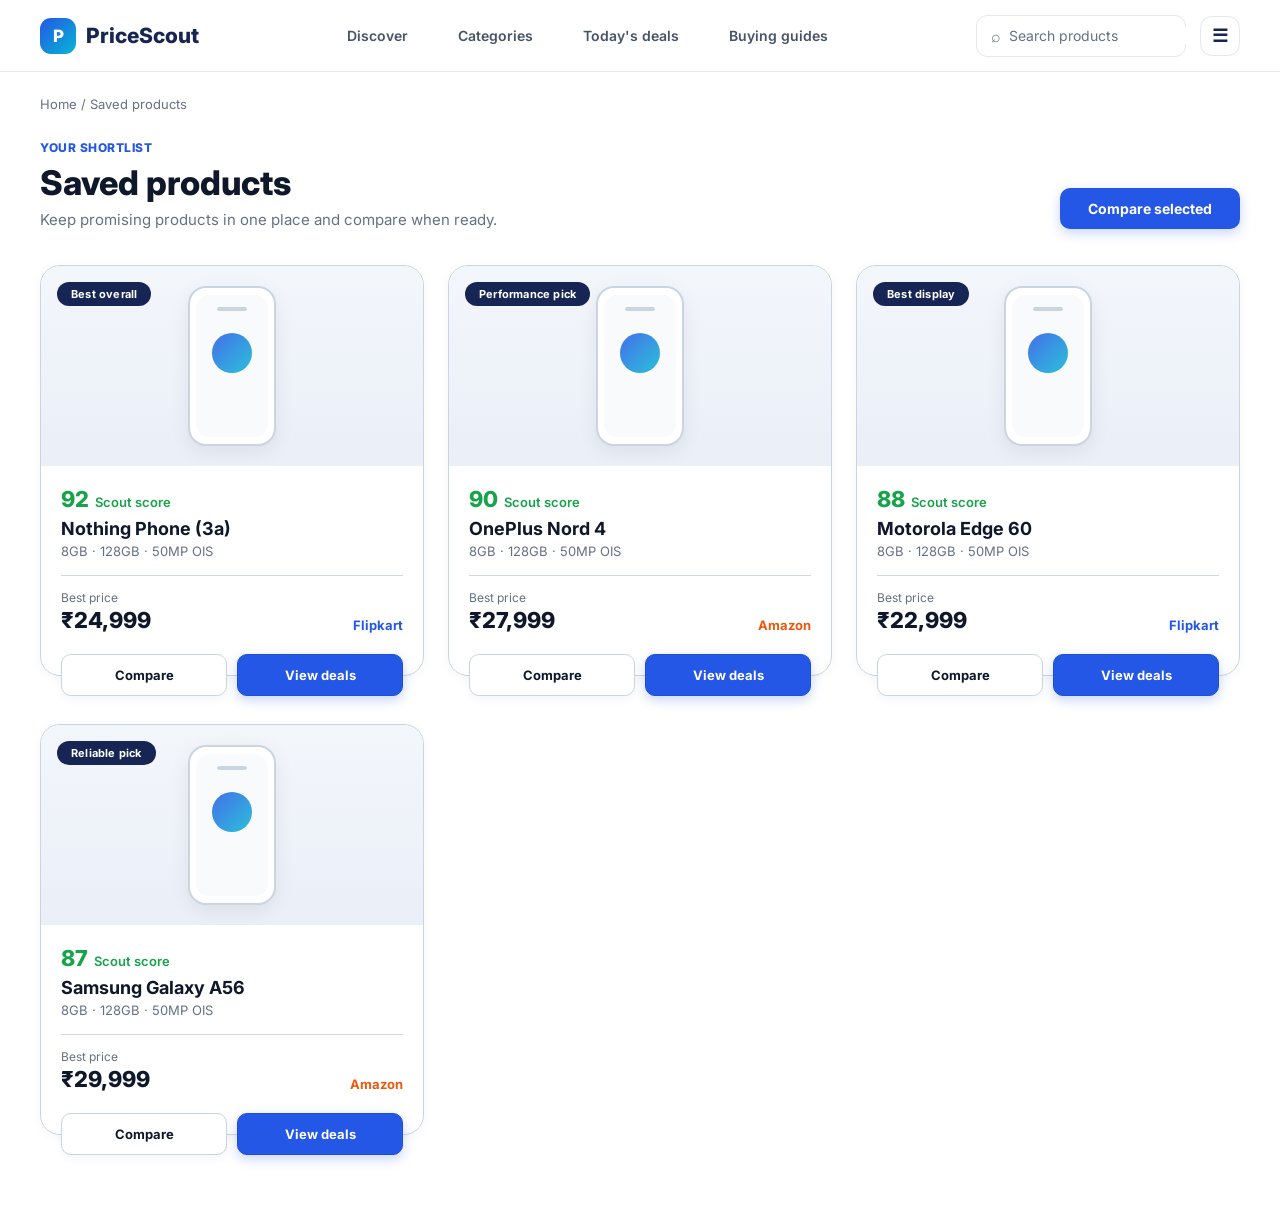
<file: saved.html>
<!DOCTYPE html>
<html lang="en">

<head>
    <meta charset="UTF-8">
    <meta name="viewport" content="width=device-width, initial-scale=1.0">
    <title>Saved Products – PriceScout</title>
    <link href="https://fonts.googleapis.com/css2?family=Inter:wght@400;500;600;700;800&display=swap" rel="stylesheet">
    <link rel="stylesheet" href="saved.css">
</head>

<body>

    <!-- Header Navigation -->
    <header class="navbar">
        <a href="index.html" class="logo">
            <span class="logo-icon">P</span>
            <span class="logo-text">PriceScout</span>
        </a>

        <nav class="nav-links">
            <a href="index.html">Discover</a>
            <a href="category.html">Categories</a>
            <a href="saved.html" class="active">Today's deals</a>
            <a href="guides.html">Buying guides</a>
        </nav>

        <div class="nav-right">
            <div class="search-box">
                <span>⌕</span>
                <input type="text" placeholder="Search products" id="search-input">
            </div>
            <label for="menu-toggle" class="hamburger">☰</label>
        </div>

        <input type="checkbox" id="menu-toggle">
        <nav class="mobile-menu">
            <div class="mobile-search">
                <div class="search-box">
                    <span>⌕</span>
                    <input type="text" placeholder="Search products">
                </div>
            </div>
            <a href="index.html">Discover</a>
            <a href="category.html">Categories</a>
            <a href="saved.html" class="active">Today's deals</a>
            <a href="guides.html">Buying guides</a>
        </nav>
    </header>

    <!-- Breadcrumb -->
    <p class="breadcrumb">
        <a href="index.html">Home</a> / <span>Saved products</span>
    </p>

    <!-- Page Header / Shortlist Hero -->
    <section class="shortlist-header">
        <div class="header-content">
            <span class="tag">YOUR SHORTLIST</span>
            <h1 class="page-title">Saved products</h1>
            <p class="page-desc">Keep promising products in one place and compare when ready.</p>
        </div>
        <a href="compare.html" class="btn-compare-selected">Compare selected</a>
    </section>

    <!-- Saved Products Grid (4 Cards) -->
    <main class="saved-container">
        <div class="card-grid">

            <!-- Card 1: Nothing Phone (3a) -->
            <article class="card">
                <div class="card-image">
                    <span class="badge">Best overall</span>
                    <div class="phone-mini">
                        <div class="phone-mini-screen">
                            <div class="mini-notch"></div>
                            <div class="mini-glyph"></div>
                        </div>
                    </div>
                </div>
                <div class="card-body">
                    <div class="score-row">
                        <span class="score">92</span>
                        <span class="score-label">Scout score</span>
                    </div>
                    <h3 class="card-title">Nothing Phone (3a)</h3>
                    <p class="card-specs">8GB · 128GB · 50MP OIS</p>
                    <div class="price-row">
                        <div>
                            <span class="price-label">Best price</span>
                            <span class="card-price">₹24,999</span>
                        </div>
                        <span class="store-badge flipkart">Flipkart</span>
                    </div>
                    <div class="card-actions">
                        <a href="compare.html" class="btn-compare">Compare</a>
                        <a href="product.html" class="btn-deals">View deals</a>
                    </div>
                </div>
            </article>

            <!-- Card 2: OnePlus Nord 4 -->
            <article class="card">
                <div class="card-image">
                    <span class="badge">Performance pick</span>
                    <div class="phone-mini">
                        <div class="phone-mini-screen">
                            <div class="mini-notch"></div>
                            <div class="mini-glyph"></div>
                        </div>
                    </div>
                </div>
                <div class="card-body">
                    <div class="score-row">
                        <span class="score">90</span>
                        <span class="score-label">Scout score</span>
                    </div>
                    <h3 class="card-title">OnePlus Nord 4</h3>
                    <p class="card-specs">8GB · 128GB · 50MP OIS</p>
                    <div class="price-row">
                        <div>
                            <span class="price-label">Best price</span>
                            <span class="card-price">₹27,999</span>
                        </div>
                        <span class="store-badge amazon">Amazon</span>
                    </div>
                    <div class="card-actions">
                        <a href="compare.html" class="btn-compare">Compare</a>
                        <a href="product.html" class="btn-deals">View deals</a>
                    </div>
                </div>
            </article>

            <!-- Card 3: Motorola Edge 60 -->
            <article class="card">
                <div class="card-image">
                    <span class="badge">Best display</span>
                    <div class="phone-mini">
                        <div class="phone-mini-screen">
                            <div class="mini-notch"></div>
                            <div class="mini-glyph"></div>
                        </div>
                    </div>
                </div>
                <div class="card-body">
                    <div class="score-row">
                        <span class="score">88</span>
                        <span class="score-label">Scout score</span>
                    </div>
                    <h3 class="card-title">Motorola Edge 60</h3>
                    <p class="card-specs">8GB · 128GB · 50MP OIS</p>
                    <div class="price-row">
                        <div>
                            <span class="price-label">Best price</span>
                            <span class="card-price">₹22,999</span>
                        </div>
                        <span class="store-badge flipkart">Flipkart</span>
                    </div>
                    <div class="card-actions">
                        <a href="compare.html" class="btn-compare">Compare</a>
                        <a href="product.html" class="btn-deals">View deals</a>
                    </div>
                </div>
            </article>

            <!-- Card 4: Samsung Galaxy A56 -->
            <article class="card">
                <div class="card-image">
                    <span class="badge">Reliable pick</span>
                    <div class="phone-mini">
                        <div class="phone-mini-screen">
                            <div class="mini-notch"></div>
                            <div class="mini-glyph"></div>
                        </div>
                    </div>
                </div>
                <div class="card-body">
                    <div class="score-row">
                        <span class="score">87</span>
                        <span class="score-label">Scout score</span>
                    </div>
                    <h3 class="card-title">Samsung Galaxy A56</h3>
                    <p class="card-specs">8GB · 128GB · 50MP OIS</p>
                    <div class="price-row">
                        <div>
                            <span class="price-label">Best price</span>
                            <span class="card-price">₹29,999</span>
                        </div>
                        <span class="store-badge amazon">Amazon</span>
                    </div>
                    <div class="card-actions">
                        <a href="compare.html" class="btn-compare">Compare</a>
                        <a href="product.html" class="btn-deals">View deals</a>
                    </div>
                </div>
            </article>

        </div>
    </main>

</body>

</html>
</file>
<file: style.css>
@import url('https://fonts.googleapis.com/css2?family=Inter:wght@400;500;600;700;800&display=swap');

/* Global Reset & Base Setup */
* {
    margin: 0;
    padding: 0;
    box-sizing: border-box;
}

body {
    font-family: 'Inter', sans-serif;
    background: #ffffff;
    color: #172554;
    -webkit-font-smoothing: antialiased;
}

/* Header & Main Navigation */
.navbar {
    height: 72px;
    padding: 0 86px;
    display: flex;
    align-items: center;
    justify-content: space-between;
    border-bottom: 1px solid #e4e7ec;
    position: relative;
    background: #ffffff;
    z-index: 50;
}

.logo {
    display: flex;
    align-items: center;
    gap: 10px;
    text-decoration: none;
}

.logo-icon {
    width: 36px;
    height: 36px;
    display: flex;
    align-items: center;
    justify-content: center;
    background: linear-gradient(135deg, #2457E6, #06B6D4);
    color: #ffffff;
    border-radius: 11px;
    font-weight: 800;
    font-size: 17px;
}

.logo-text {
    color: #172554;
    font-size: 21px;
    font-weight: 800;
}

.nav-links {
    display: flex;
    gap: 50px;
}

.nav-links a {
    text-decoration: none;
    color: #475467;
    font-size: 14px;
    font-weight: 600;
    padding: 27px 0;
    position: relative;
}

.nav-links a.active {
    color: #2457E6;
    font-weight: 750;
}

.nav-links a:hover {
    color: #2457E6;
}

.nav-links a.active::after,
.nav-links a:hover::after {
    content: "";
    position: absolute;
    left: 0;
    right: 0;
    bottom: 0;
    height: 2px;
    background: #2457E6;
}

.nav-right {
    display: flex;
    align-items: center;
    gap: 14px;
}

.search-box {
    width: 210px;
    height: 42px;
    display: flex;
    align-items: center;
    gap: 8px;
    padding: 0 14px;
    border: 1px solid #e4e7ec;
    border-radius: 11px;
}

.search-box:focus-within {
    border-color: #2457E6;
    box-shadow: 0 0 0 3px rgba(36, 87, 230, 0.08);
}

.search-box span {
    color: #667085;
    font-size: 16px;
}

.search-box input {
    flex: 1;
    border: none;
    outline: none;
    font-size: 14px;
    font-family: inherit;
    color: #172554;
}

.search-box input::placeholder {
    color: #667085;
}

/* Mobile Hamburger Toggle */
#menu-toggle {
    display: none;
}

.hamburger {
    width: 40px;
    height: 40px;
    display: flex;
    align-items: center;
    justify-content: center;
    border: 1px solid #e4e7ec;
    border-radius: 12px;
    font-size: 18px;
    color: #172554;
    font-weight: 700;
    cursor: default;
    pointer-events: none;
}

.mobile-menu {
    display: none;
}

/* Section Sub-labels */
.tag {
    font-size: 12px;
    font-weight: 800;
    color: #2457E6;
    letter-spacing: 0.5px;
}

/* Hero Section */
.hero {
    display: flex;
    align-items: center;
    justify-content: space-between;
    gap: 40px;
    padding: 60px 86px;
    background: linear-gradient(180deg, #F0F5FE 0%, #F5F8FF 100%);
    border-bottom: 1px solid rgba(36, 87, 230, 0.08);
}

.hero-h1 {
    font-size: 52px;
    font-weight: 800;
    line-height: 1.15;
    letter-spacing: normal;
    margin-top: 10px;
    margin-bottom: 20px;
}

.hero-h1 span {
    color: #2457E6;
}

.subtitle {
    font-size: 16px;
    color: #667085;
    line-height: 1.55;
}

/* Large Hero Search Box */
.hero-search {
    background: #0f1b3d;
    border-radius: 20px;
    padding: 50px 40px;
    min-width: 420px;
}

.hero-search-bar {
    display: flex;
    align-items: center;
    background: #ffffff;
    border-radius: 12px;
    padding: 6px 6px 6px 18px;
    gap: 10px;
    height: 52px;
}

.hero-search-bar span {
    color: #667085;
    font-size: 16px;
}

.hero-search-bar input {
    flex: 1;
    border: none;
    outline: none;
    font-size: 14px;
    font-family: inherit;
    color: #172554;
    min-width: 0;
}

.hero-search-bar input::placeholder {
    color: #667085;
}

.hero-search-bar button {
    padding: 10px 22px;
    background: #2457E6;
    color: #ffffff;
    border: none;
    border-radius: 8px;
    font-size: 14px;
    font-weight: 700;
    font-family: inherit;
    cursor: pointer;
    transition: background 0.2s ease;
}

.hero-search-bar button:hover {
    background: #1a44c4;
}

/* Curated Phones Section */
.curated {
    padding: 48px 86px 80px;
}

.curated-title {
    font-size: 28px;
    font-weight: 800;
    color: #0f172a;
    margin-top: 6px;
    margin-bottom: 6px;
}

.curated-sub {
    font-size: 15px;
    color: #667085;
    font-weight: 400;
    margin-bottom: 36px;
}

.card-grid {
    display: grid;
    grid-template-columns: repeat(3, 1fr);
    gap: 52px 28px;
}

/* Product Cards */
@keyframes cardEntrance {
    0% {
        opacity: 0;
        transform: translateY(20px);
    }
    100% {
        opacity: 1;
        transform: translateY(0);
    }
}

.card {
    border: 1.5px solid #cbd5e1;
    border-radius: 20px;
    background: #ffffff;
    box-shadow: 0 2px 12px rgba(0, 0, 0, 0.04);
    position: relative;
    transition: transform 0.3s cubic-bezier(0.16, 1, 0.3, 1), box-shadow 0.3s cubic-bezier(0.16, 1, 0.3, 1), border-color 0.3s cubic-bezier(0.16, 1, 0.3, 1);
    animation: cardEntrance 0.5s cubic-bezier(0.16, 1, 0.3, 1) backwards;
}

.card-grid .card:nth-child(1) { animation-delay: 0.08s; }
.card-grid .card:nth-child(2) { animation-delay: 0.16s; }
.card-grid .card:nth-child(3) { animation-delay: 0.24s; }

.card:hover {
    transform: translateY(-8px);
    border-color: #93c5fd;
    box-shadow: 0 20px 35px -8px rgba(15, 23, 42, 0.12), 0 0 0 1px rgba(36, 87, 230, 0.2);
}

/* Card Header Preview Area */
.card-image {
    position: relative;
    background: linear-gradient(180deg, #f3f6fb 0%, #eaeff8 100%);
    height: 220px;
    display: flex;
    align-items: center;
    justify-content: center;
    overflow: hidden;
    border-radius: 20px 20px 0 0;
}

.badge {
    position: absolute;
    top: 18px;
    left: 18px;
    font-size: 12px;
    font-weight: 700;
    padding: 6px 18px;
    border-radius: 999px;
    color: #ffffff;
    background: #172554;
    z-index: 2;
    letter-spacing: 0.2px;
}

/* Phone Mockup Graphic */
.phone-mini {
    width: 96px;
    height: 176px;
    background: #ffffff;
    border-radius: 20px;
    border: 2.5px solid #cbd5e1;
    display: flex;
    align-items: center;
    justify-content: center;
    position: relative;
    box-shadow: 0 6px 24px rgba(0, 0, 0, 0.07);
}

.phone-mini-screen {
    width: 80px;
    height: 156px;
    background: #f8fafc;
    border-radius: 14px;
    display: flex;
    flex-direction: column;
    align-items: center;
    padding-top: 14px;
    gap: 26px;
}

.mini-notch {
    width: 34px;
    height: 4px;
    background: #cbd5e1;
    border-radius: 4px;
}

.mini-glyph {
    width: 44px;
    height: 44px;
    border-radius: 50%;
    background: linear-gradient(135deg, #2457E6, #06B6D4);
    opacity: 0.85;
}

/* Card Content & Details */
.card-body {
    padding: 22px 24px 0 24px;
}

.score-row {
    display: flex;
    align-items: baseline;
    gap: 8px;
    margin-bottom: 8px;
}

.score {
    font-size: 24px;
    font-weight: 800;
    color: #16a34a;
}

.score-label {
    font-size: 13px;
    font-weight: 600;
    color: #16a34a;
}

.card-title {
    font-size: 20px;
    font-weight: 700;
    color: #0f172a;
    margin-bottom: 4px;
}

.card-specs {
    font-size: 14px;
    color: #667085;
    margin-bottom: 18px;
}

.card-divider {
    border: none;
    border-top: 1px solid #d0d7dd;
    margin: 0;
}

/* Price & Retailer Row */
.price-row {
    display: flex;
    justify-content: space-between;
    align-items: flex-end;
    padding-top: 14px;
}

.price-label {
    display: block;
    font-size: 12px;
    color: #667085;
    margin-bottom: 2px;
}

.card-price {
    font-size: 26px;
    font-weight: 800;
    color: #0f172a;
}

.store-badge {
    font-size: 14px;
    font-weight: 700;
}

.store-badge.flipkart {
    color: #2457E6;
}

.store-badge.amazon {
    color: #ea580c;
}

/* Action Buttons (Straddling bottom border) */
.card-actions {
    display: flex;
    gap: 12px;
    transform: translateY(50%);
    position: relative;
    z-index: 3;
}

.btn-compare {
    flex: 1;
    height: 46px;
    background: #ffffff;
    border: 1.5px solid #cbd5e1;
    border-radius: 12px;
    font-family: inherit;
    font-size: 14px;
    font-weight: 700;
    color: #0f172a;
    cursor: pointer;
    text-decoration: none;
    display: flex;
    align-items: center;
    justify-content: center;
    box-shadow: 0 4px 10px rgba(0, 0, 0, 0.04);
    transition: all 0.2s ease;
}

.btn-compare:hover {
    border-color: #2457e6;
    color: #2457e6;
    background: #f0f4ff;
    transform: translateY(-2px);
    box-shadow: 0 6px 14px rgba(36, 87, 230, 0.12);
}

.btn-compare:active {
    transform: translateY(0) scale(0.98);
}

.btn-deals {
    flex: 1;
    height: 46px;
    background: #2457e6;
    border: 1.5px solid #1d4ed8;
    border-radius: 12px;
    font-family: inherit;
    font-size: 14px;
    font-weight: 700;
    color: #ffffff;
    cursor: pointer;
    text-decoration: none;
    display: flex;
    align-items: center;
    justify-content: center;
    box-shadow: 0 4px 12px rgba(36, 87, 230, 0.25);
    transition: all 0.2s ease;
}

.btn-deals:hover {
    background: #1a44c4;
    border-color: #1a44c4;
    transform: translateY(-2px);
    box-shadow: 0 8px 20px rgba(36, 87, 230, 0.4);
}

.btn-deals:active {
    transform: translateY(0) scale(0.98);
}

/* Responsive Media Queries */
@media (max-width: 1100px) {
    .navbar {
        padding-left: 40px;
        padding-right: 40px;
    }

    .hero {
        padding: 48px 40px;
    }

    .curated {
        padding: 40px 40px 70px;
    }

    .card-grid {
        grid-template-columns: repeat(2, 1fr);
    }
}

@media (max-width: 860px) {
    .hero {
        flex-direction: column;
        align-items: stretch;
        padding: 40px 24px;
        gap: 30px;
    }

    .hero-search {
        min-width: unset;
        width: 100%;
        padding: 30px 20px;
    }

    .curated {
        padding: 32px 24px 60px;
    }

    .card-grid {
        grid-template-columns: 1fr;
        gap: 48px;
    }
}

@media (max-width: 768px) {
    .navbar {
        padding: 0 16px;
    }

    .nav-links {
        display: none;
    }

    .search-box {
        display: none;
    }

    .hamburger {
        cursor: pointer;
        pointer-events: auto;
    }

    .mobile-menu {
        position: absolute;
        top: 72px;
        left: 0;
        width: 100%;
        display: none;
        flex-direction: column;
        background: #ffffff;
        border-bottom: 1px solid #e5e7eb;
        box-shadow: 0 4px 12px rgba(0, 0, 0, 0.08);
        z-index: 100;
    }

    .mobile-menu a {
        padding: 14px 20px;
        text-decoration: none;
        color: #475569;
        font-size: 15px;
        font-weight: 500;
        border-bottom: 1px solid #f1f5f9;
    }

    .mobile-menu a:last-child {
        border-bottom: none;
    }

    .mobile-menu a:hover {
        background: #f8fafc;
        color: #2457E6;
    }

    #menu-toggle:checked ~ .mobile-menu {
          display: flex;
    }

    .hero-h1 {
        font-size: 34px;
    }
}
</file>
<file: article.css>
* {
    margin: 0;
    padding: 0;
    box-sizing: border-box;
}

body {
    font-family: 'Inter', sans-serif;
    color: #172554;
    background: #fff;
    line-height: 1.5;
}

/* ---------- Navbar ---------- */
.navbar {
    height: 72px;
    padding: 0 86px;
    display: flex;
    align-items: center;
    justify-content: space-between;
    border-bottom: 1px solid #e4e7ec;
}

.logo {
    display: flex;
    align-items: center;
    gap: 10px;
    text-decoration: none;
    font-size: 21px;
    font-weight: 800;
    color: #172554;
}

.logo-icon {
    width: 36px;
    height: 36px;
    background: linear-gradient(135deg, #2457E6, #06B6D4);
    color: #fff;
    border-radius: 11px;
    display: grid;
    place-items: center;
    font-size: 17px;
}

.nav-links {
    display: flex;
    gap: 48px;
}

.nav-links a {
    text-decoration: none;
    color: #475467;
    font-size: 15px;
    font-weight: 600;
    padding: 24px 0;
    position: relative;
}

.nav-links a.active,
.nav-links a:hover {
    color: #2457E6;
}

.nav-links a.active::after,
.nav-links a:hover::after {
    content: "";
    position: absolute;
    left: 0; right: 0; bottom: 0;
    height: 2px;
    background: #2457E6;
}

.nav-right {
    display: flex;
    align-items: center;
    gap: 14px;
}

.search-box {
    width: 220px;
    height: 44px;
    display: flex;
    align-items: center;
    gap: 8px;
    padding: 0 14px;
    border: 1px solid #e4e7ec;
    border-radius: 11px;
    color: #667085;
}

.search-box input {
    border: none;
    outline: none;
    width: 100%;
    font: inherit;
    font-size: 14.5px;
    color: #172554;
}

#menu-toggle,
.mobile-menu {
    display: none;
}

.hamburger {
    width: 42px;
    height: 42px;
    border: 1px solid #e4e7ec;
    border-radius: 12px;
    display: grid;
    place-items: center;
    font-size: 19px;
    cursor: pointer;
}

/* ---------- Centered Content & Typography ---------- */
.breadcrumb,
.article {
    max-width: 860px;
    margin: 0 auto;
    padding: 0 24px;
}

.breadcrumb {
    padding-top: 32px;
    font-size: 14.5px;
    color: #667085;
}

.breadcrumb a {
    color: inherit;
    text-decoration: none;
}

.breadcrumb a:hover {
    color: #2457E6;
}

.article {
    padding-top: 28px;
    padding-bottom: 90px;
}

.tag {
    display: inline-block;
    font-size: 13.5px;
    font-weight: 800;
    letter-spacing: 1px;
    color: #2457E6;
    margin-bottom: 14px;
}

.article h1 {
    font-size: 52px;
    font-weight: 800;
    line-height: 1.15;
    letter-spacing: -0.02em;
    margin-bottom: 20px;
}

.article .subtitle {
    font-size: 22px;
    color: #526077;
    line-height: 1.55;
    letter-spacing: -0.01em;
    margin-bottom: 20px;
}

.article .meta {
    font-size: 15px;
    font-weight: 500;
    color: #667085;
    margin-bottom: 42px;
}

.article h2 {
    font-size: 28px;
    font-weight: 800;
    letter-spacing: -0.015em;
    margin-top: 38px;
    margin-bottom: 14px;
}

.article p {
    font-size: 17.5px;
    color: #526077;
    line-height: 1.7;
}

.callout {
    background: #F0F5FE;
    background: linear-gradient(180deg, #F0F5FE 0%, #F5F8FF 100%);
    border: 1px solid rgba(36, 87, 230, 0.08);
    border-radius: 14px;
    padding: 22px 28px;
    margin: 28px 0 36px;
}

.callout .tag {
    font-size: 13px;
    letter-spacing: 0.7px;
    margin-bottom: 8px;
}

.callout strong {
    display: block;
    font-size: 19px;
    font-weight: 700;
    line-height: 1.45;
}

/* ---------- Responsive ---------- */
@media (max-width: 1024px) {
    .navbar { padding: 0 32px; }
    .nav-links { gap: 28px; }
    .article h1 { font-size: 42px; }
    .article .subtitle { font-size: 20px; }
    .article h2 { font-size: 25px; }
}

@media (max-width: 768px) {
    .navbar { padding: 0 16px; }
    .nav-links,
    .navbar > .nav-right > .search-box { display: none; }

    .mobile-menu {
        position: absolute;
        top: 72px;
        left: 0;
        width: 100%;
        background: #fff;
        border-bottom: 1px solid #e5e7eb;
        box-shadow: 0 8px 24px rgba(0,0,0,0.08);
        padding: 12px 16px 20px;
        z-index: 100;
    }

    .mobile-menu .search-box { width: 100%; margin-bottom: 12px; }
    .mobile-menu a {
        display: block;
        padding: 12px 6px;
        color: #475569;
        text-decoration: none;
        font-size: 15px;
        font-weight: 500;
        border-bottom: 1px solid #f1f5f9;
    }
    .mobile-menu a.active { color: #2457E6; font-weight: 700; }

    #menu-toggle:checked ~ .mobile-menu { display: block; }

    .breadcrumb,
    .article { padding-left: 18px; padding-right: 18px; }
    .article br { display: inline; }
    .article h1 { font-size: 32px; }
    .article .subtitle { font-size: 18px; }
    .article h2 { font-size: 22px; }
    .article p { font-size: 16px; }
    .callout { padding: 18px 20px; }
    .callout strong { font-size: 17px; }
}
</file>
<file: category.css>
@import url('https://fonts.googleapis.com/css2?family=Inter:wght@400;500;600;700;800&display=swap');

/* Base Reset */
* {
    margin: 0;
    padding: 0;
    box-sizing: border-box;
}

body {
    font-family: 'Inter', sans-serif;
    background: #ffffff;
    color: #172554;
    -webkit-font-smoothing: antialiased;
}

/* Header Navigation */
.navbar {
    height: 72px;
    padding: 0 86px;
    display: flex;
    align-items: center;
    justify-content: space-between;
    border-bottom: 1px solid #e4e7ec;
    position: relative;
    background: #ffffff;
    z-index: 50;
}

.logo {
    display: flex;
    align-items: center;
    gap: 10px;
    text-decoration: none;
}

.logo-icon {
    width: 36px;
    height: 36px;
    display: flex;
    align-items: center;
    justify-content: center;
    background: linear-gradient(135deg, #2457E6, #06B6D4);
    color: #ffffff;
    border-radius: 11px;
    font-weight: 800;
    font-size: 17px;
}

.logo-text {
    color: #172554;
    font-size: 21px;
    font-weight: 800;
}

.nav-links {
    display: flex;
    gap: 50px;
}

.nav-links a {
    text-decoration: none;
    color: #475467;
    font-size: 14px;
    font-weight: 600;
    padding: 27px 0;
    position: relative;
}

.nav-links a.active {
    color: #2457E6;
    font-weight: 750;
}

.nav-links a:hover {
    color: #2457E6;
}

.nav-links a.active::after,
.nav-links a:hover::after {
    content: "";
    position: absolute;
    left: 0;
    right: 0;
    bottom: 0;
    height: 2px;
    background: #2457E6;
}

.nav-right {
    display: flex;
    align-items: center;
    gap: 14px;
}

.search-box {
    width: 210px;
    height: 42px;
    display: flex;
    align-items: center;
    gap: 8px;
    padding: 0 14px;
    border: 1px solid #e4e7ec;
    border-radius: 11px;
}

.search-box:focus-within {
    border-color: #2457E6;
    box-shadow: 0 0 0 3px rgba(36, 87, 230, 0.08);
}

.search-box span {
    color: #667085;
    font-size: 16px;
}

.search-box input {
    flex: 1;
    border: none;
    outline: none;
    font-size: 14px;
    font-family: inherit;
    color: #172554;
}

.search-box input::placeholder {
    color: #667085;
}

#menu-toggle {
    display: none;
}

.hamburger {
    width: 40px;
    height: 40px;
    display: flex;
    align-items: center;
    justify-content: center;
    border: 1px solid #e4e7ec;
    border-radius: 12px;
    font-size: 18px;
    color: #172554;
    font-weight: 700;
    cursor: default;
    pointer-events: none;
}

.mobile-menu {
    display: none;
}

/* Breadcrumb Bar */
.breadcrumb {
    padding: 28px 86px 0;
    font-size: 13px;
    color: #667085;
}

.breadcrumb a {
    color: #667085;
    text-decoration: none;
}

.breadcrumb a:hover {
    color: #2457E6;
}

/* Category Intro */
.hero {
    padding: 20px 86px 0;
}

.tag {
    display: inline-block;
    font-size: 12px;
    font-weight: 700;
    letter-spacing: 1px;
    color: #2457E6;
    margin-bottom: 6px;
}

.hero h1 {
    font-size: 36px;
    font-weight: 800;
    color: #0f172a;
    line-height: 1.2;
    margin-bottom: 6px;
}

.hero .desc {
    font-size: 15px;
    color: #667085;
    font-weight: 400;
}

/* Quick Filter Pills */
.quick-filters {
    display: flex;
    gap: 14px;
    padding: 28px 86px 0;
    flex-wrap: wrap;
}

.qf-chip {
    padding: 14px 28px;
    border: 1px solid #e4e7ec;
    border-radius: 12px;
    background: #ffffff;
    font-family: inherit;
    font-size: 14px;
    font-weight: 600;
    color: #344054;
    cursor: pointer;
    min-width: 140px;
    text-align: left;
}

.qf-chip:hover {
    border-color: #2457E6;
    color: #2457E6;
    background: #f0f4ff;
}

.qf-chip.active {
    border-color: #2457E6;
    color: #2457E6;
    background: #f0f4ff;
}

/* Main Layout: Sidebar & Products Grid */
.main-layout {
    display: flex;
    gap: 28px;
    padding: 32px 86px 64px;
    align-items: flex-start;
}

/* Left Filter Sidebar */
.sidebar {
    width: 240px;
    min-width: 240px;
    border: 1px solid #e4e7ec;
    border-radius: 16px;
    padding: 28px 24px;
    position: sticky;
    top: 24px;
}

.sidebar-title {
    font-size: 18px;
    font-weight: 700;
    color: #0f172a;
    margin-bottom: 24px;
}

.filter-group {
    padding: 18px 0;
    border-top: 1px solid #f1f5f9;
}

.filter-group:first-of-type {
    padding-top: 0;
    border-top: none;
}

.filter-label {
    font-size: 14px;
    font-weight: 700;
    color: #0f172a;
    margin-bottom: 12px;
}

.filter-option {
    display: flex;
    align-items: center;
    gap: 10px;
    font-size: 14px;
    color: #475467;
    cursor: pointer;
    margin-bottom: 8px;
}

.filter-option:hover {
    color: #2457E6;
}

.filter-option input[type="checkbox"] {
    width: 16px;
    height: 16px;
    accent-color: #2457E6;
    border-radius: 4px;
    cursor: pointer;
}

/* Catalog Product Grid */
.product-grid {
    flex: 1;
    display: grid;
    grid-template-columns: repeat(3, 1fr);
    gap: 52px 28px;
}

/* Product Card Component */
@keyframes cardEntrance {
    0% {
        opacity: 0;
        transform: translateY(20px);
    }
    100% {
        opacity: 1;
        transform: translateY(0);
    }
}

.product-card {
    border: 1.5px solid #cbd5e1;
    border-radius: 20px;
    background: #ffffff;
    box-shadow: 0 2px 12px rgba(0, 0, 0, 0.04);
    position: relative;
    transition: transform 0.3s cubic-bezier(0.16, 1, 0.3, 1), box-shadow 0.3s cubic-bezier(0.16, 1, 0.3, 1), border-color 0.3s cubic-bezier(0.16, 1, 0.3, 1);
    animation: cardEntrance 0.5s cubic-bezier(0.16, 1, 0.3, 1) backwards;
}

.product-grid .product-card:nth-child(1) { animation-delay: 0.05s; }
.product-grid .product-card:nth-child(2) { animation-delay: 0.10s; }
.product-grid .product-card:nth-child(3) { animation-delay: 0.15s; }
.product-grid .product-card:nth-child(4) { animation-delay: 0.20s; }
.product-grid .product-card:nth-child(5) { animation-delay: 0.25s; }
.product-grid .product-card:nth-child(6) { animation-delay: 0.30s; }

.product-card:hover {
    transform: translateY(-8px);
    border-color: #93c5fd;
    box-shadow: 0 20px 35px -8px rgba(15, 23, 42, 0.12), 0 0 0 1px rgba(36, 87, 230, 0.2);
}

/* Card Header Preview Area */
.card-image {
    position: relative;
    background: linear-gradient(180deg, #f3f6fb 0%, #eaeff8 100%);
    height: 220px;
    display: flex;
    align-items: center;
    justify-content: center;
    overflow: hidden;
    border-radius: 20px 20px 0 0;
}

.badge {
    position: absolute;
    top: 18px;
    left: 18px;
    font-size: 12px;
    font-weight: 700;
    padding: 6px 18px;
    border-radius: 999px;
    color: #ffffff;
    z-index: 2;
    letter-spacing: 0.2px;
}

.badge-green  { background: #172554; }
.badge-orange { background: #172554; }
.badge-blue   { background: #172554; }
.badge-teal   { background: #172554; }

/* Phone Mini Mockup Graphic */
.phone-mini {
    width: 96px;
    height: 176px;
    background: #ffffff;
    border-radius: 20px;
    border: 2.5px solid #cbd5e1;
    display: flex;
    align-items: center;
    justify-content: center;
    position: relative;
    box-shadow: 0 6px 24px rgba(0, 0, 0, 0.07);
}

.phone-mini-screen {
    width: 80px;
    height: 156px;
    background: #f8fafc;
    border-radius: 14px;
    display: flex;
    flex-direction: column;
    align-items: center;
    padding-top: 14px;
    gap: 26px;
}

.mini-notch {
    width: 34px;
    height: 4px;
    background: #cbd5e1;
    border-radius: 4px;
}

.mini-glyph {
    width: 44px;
    height: 44px;
    border-radius: 50%;
    background: linear-gradient(135deg, #2457E6, #06B6D4);
    opacity: 0.85;
}

/* Card Body & Specs */
.card-body {
    padding: 22px 24px 0 24px;
}

.score-row {
    display: flex;
    align-items: baseline;
    gap: 8px;
    margin-bottom: 8px;
}

.score {
    font-size: 24px;
    font-weight: 800;
}

.score-green { color: #16a34a; }
.score-blue  { color: #16a34a; }

.score-label {
    font-size: 13px;
    font-weight: 600;
    color: #16a34a;
}

.card-title {
    font-size: 20px;
    font-weight: 700;
    color: #0f172a;
    margin-bottom: 4px;
}

.card-specs {
    font-size: 14px;
    color: #667085;
    margin-bottom: 20px;
}

/* Price Row */
.price-row {
    display: flex;
    justify-content: space-between;
    align-items: flex-end;
    margin-bottom: 0;
    padding-top: 18px;
    border-top: 1px solid #d0d7dd;
}

.price-label {
    display: block;
    font-size: 12px;
    color: #667085;
    margin-bottom: 2px;
}

.price {
    font-size: 26px;
    font-weight: 800;
    color: #0f172a;
}

.store-badge {
    font-size: 14px;
    font-weight: 700;
}

.store-badge.flipkart { color: #2457E6; }
.store-badge.amazon   { color: #ea580c; }

/* Action Buttons */
.card-actions {
    display: flex;
    gap: 12px;
    transform: translateY(50%);
    position: relative;
    z-index: 3;
}

.btn-compare {
    flex: 1;
    height: 46px;
    background: #ffffff;
    border: 1.5px solid #cbd5e1;
    border-radius: 12px;
    font-family: inherit;
    font-size: 14px;
    font-weight: 700;
    color: #0f172a;
    cursor: pointer;
    text-decoration: none;
    display: flex;
    align-items: center;
    justify-content: center;
    box-shadow: 0 4px 10px rgba(0, 0, 0, 0.04);
    transition: all 0.2s ease;
}

.btn-compare:hover {
    border-color: #2457e6;
    color: #2457e6;
    background: #f0f4ff;
    transform: translateY(-2px);
    box-shadow: 0 6px 14px rgba(36, 87, 230, 0.12);
}

.btn-compare:active {
    transform: translateY(0) scale(0.98);
}

.btn-deals {
    flex: 1;
    height: 46px;
    background: #2457e6;
    border: 1.5px solid #1d4ed8;
    border-radius: 12px;
    font-family: inherit;
    font-size: 14px;
    font-weight: 700;
    color: #ffffff;
    cursor: pointer;
    text-decoration: none;
    display: flex;
    align-items: center;
    justify-content: center;
    box-shadow: 0 4px 12px rgba(36, 87, 230, 0.25);
    transition: all 0.2s ease;
}

.btn-deals:hover {
    background: #1a44c4;
    border-color: #1a44c4;
    transform: translateY(-2px);
    box-shadow: 0 8px 20px rgba(36, 87, 230, 0.4);
}

.btn-deals:active {
    transform: translateY(0) scale(0.98);
}

/* Responsive Styles */
@media (max-width: 1280px) {
    .product-grid {
        grid-template-columns: repeat(2, 1fr);
    }
}

@media (max-width: 1100px) {
    .navbar        { padding-left: 40px; padding-right: 40px; }
    .breadcrumb    { padding-left: 40px; padding-right: 40px; }
    .hero          { padding-left: 40px; padding-right: 40px; }
    .quick-filters { padding-left: 40px; padding-right: 40px; }
    .main-layout   { padding-left: 40px; padding-right: 40px; }
}

@media (max-width: 900px) {
    .sidebar {
        display: none;
    }

    .product-grid {
        grid-template-columns: repeat(2, 1fr);
    }
}

@media (max-width: 768px) {
    .navbar {
        padding: 0 16px;
    }

    .nav-links {
        display: none;
    }

    .navbar > .nav-right > .search-box {
        display: none;
    }

    .hamburger {
        cursor: pointer;
        pointer-events: auto;
    }

    .mobile-menu {
        position: absolute;
        top: 72px;
        left: 0;
        width: 100%;
        display: none;
        flex-direction: column;
        background: #ffffff;
        border-bottom: 1px solid #e5e7eb;
        box-shadow: 0 4px 12px rgba(0, 0, 0, 0.08);
        z-index: 100;
    }

    .mobile-search {
        padding: 14px 20px;
        border-bottom: 1px solid #f1f5f9;
    }

    .mobile-search .search-box {
        display: flex;
        width: 100%;
        height: 42px;
        border: 1px solid #e4e7ec;
        border-radius: 11px;
        padding: 0 14px;
        align-items: center;
        gap: 8px;
    }

    .mobile-menu a {
        padding: 14px 20px;
        text-decoration: none;
        color: #475569;
        font-size: 15px;
        font-weight: 500;
        border-bottom: 1px solid #f1f5f9;
    }

    .mobile-menu a:last-child {
        border-bottom: none;
    }

    .mobile-menu a:hover {
        background: #f8fafc;
        color: #2457E6;
    }

    #menu-toggle:checked ~ .mobile-menu {
        display: flex;
    }

    .breadcrumb    { padding-left: 16px; padding-right: 16px; }
    .hero          { padding-left: 16px; padding-right: 16px; }
    .quick-filters { padding-left: 16px; padding-right: 16px; }
    .main-layout   { padding-left: 16px; padding-right: 16px; }

    .hero h1 {
        font-size: 28px;
    }

    .qf-chip {
        min-width: auto;
        padding: 10px 18px;
        font-size: 13px;
    }
}

@media (max-width: 600px) {
    .product-grid {
        grid-template-columns: 1fr;
    }

    .quick-filters {
        gap: 8px;
    }

    .qf-chip {
        padding: 10px 14px;
        font-size: 12px;
        min-width: auto;
    }
}
</file>
<file: compare.css>
@import url('https://fonts.googleapis.com/css2?family=Inter:wght@400;500;600;700;800&display=swap');

/* Base Reset */
* {
    margin: 0;
    padding: 0;
    box-sizing: border-box;
}

body {
    font-family: 'Inter', sans-serif;
    background: #ffffff;
    color: #172554;
    -webkit-font-smoothing: antialiased;
}

/* Header & Main Navigation */
.navbar {
    height: 72px;
    padding: 0 86px;
    display: flex;
    align-items: center;
    justify-content: space-between;
    border-bottom: 1px solid #e4e7ec;
    position: relative;
    background: #ffffff;
    z-index: 50;
}

.logo {
    display: flex;
    align-items: center;
    gap: 10px;
    text-decoration: none;
}

.logo-icon {
    width: 36px;
    height: 36px;
    display: flex;
    align-items: center;
    justify-content: center;
    background: linear-gradient(135deg, #2457E6, #06B6D4);
    color: #ffffff;
    border-radius: 11px;
    font-weight: 800;
    font-size: 17px;
}

.logo-text {
    color: #172554;
    font-size: 21px;
    font-weight: 800;
}

.nav-links {
    display: flex;
    gap: 50px;
}

.nav-links a {
    text-decoration: none;
    color: #475467;
    font-size: 14px;
    font-weight: 600;
    padding: 27px 0;
    position: relative;
}

.nav-links a:hover {
    color: #2457E6;
}

.nav-right {
    display: flex;
    align-items: center;
    gap: 14px;
}

.search-box {
    width: 210px;
    height: 42px;
    display: flex;
    align-items: center;
    gap: 8px;
    padding: 0 14px;
    border: 1px solid #e4e7ec;
    border-radius: 11px;
}

.search-box:focus-within {
    border-color: #2457E6;
    box-shadow: 0 0 0 3px rgba(36, 87, 230, 0.08);
}

.search-box span {
    color: #667085;
    font-size: 16px;
}

.search-box input {
    flex: 1;
    border: none;
    outline: none;
    font-size: 14px;
    font-family: inherit;
    color: #172554;
}

.search-box input::placeholder {
    color: #667085;
}

/* Mobile Menu */
#menu-toggle {
    display: none;
}

.hamburger {
    width: 40px;
    height: 40px;
    display: flex;
    align-items: center;
    justify-content: center;
    border: 1px solid #e4e7ec;
    border-radius: 12px;
    font-size: 18px;
    color: #172554;
    font-weight: 700;
    cursor: default;
    pointer-events: none;
}

.mobile-menu {
    display: none;
}

/* Breadcrumb */
.breadcrumb {
    padding: 24px 86px 0;
    font-size: 13px;
    color: #667085;
}

.breadcrumb a {
    color: #667085;
    text-decoration: none;
}

.breadcrumb a:hover {
    color: #2457E6;
}

/* Compare Header Area */
.compare-header {
    padding: 24px 86px 36px;
}

.compare-header .tag {
    display: inline-block;
    font-size: 12px;
    font-weight: 800;
    color: #2457E6;
    letter-spacing: 0.5px;
    margin-bottom: 8px;
}

.page-title {
    font-size: 34px;
    font-weight: 800;
    color: #0f172a;
    line-height: 1.2;
    margin-bottom: 6px;
}

.page-desc {
    font-size: 15px;
    color: #667085;
    font-weight: 400;
}

/* Comparison Container & Main Card */
.compare-container {
    padding: 0 86px 80px;
}

.compare-card {
    background: #ffffff;
    border: 1.5px solid #cbd5e1;
    border-radius: 20px;
    box-shadow: 0 2px 12px rgba(0, 0, 0, 0.04);
    overflow: hidden;
}

/* Row Grid Structure: 1 Label Column + 3 Product Columns */
.compare-row {
    display: grid;
    grid-template-columns: 200px repeat(3, 1fr);
    align-items: center;
    padding: 0 36px;
    min-height: 76px;
    border-top: 1px solid #e4e7ec;
}

.compare-row:first-child {
    border-top: none;
}

.row-label {
    font-size: 14px;
    font-weight: 700;
    color: #344054;
}

.col-item {
    display: flex;
    flex-direction: column;
    align-items: center;
    justify-content: center;
    text-align: center;
    padding: 12px;
}

.product-link {
    display: flex;
    flex-direction: column;
    align-items: center;
    text-decoration: none;
    color: inherit;
}

.product-link:hover .product-name {
    color: #2457E6;
}

/* Product Header Row (First Row) */
.compare-row.row-product {
    min-height: 230px;
    padding-top: 32px;
    padding-bottom: 32px;
    align-items: flex-start;
}

.row-product .row-label {
    padding-top: 10px;
}

/* Phone Mockup Graphic */
.phone-mini {
    width: 82px;
    height: 144px;
    background: #ffffff;
    border-radius: 18px;
    border: 2px solid #cbd5e1;
    display: flex;
    align-items: center;
    justify-content: center;
    position: relative;
    box-shadow: 0 4px 16px rgba(0, 0, 0, 0.06);
    margin-bottom: 16px;
    transition: transform 0.3s ease, border-color 0.3s ease;
}

.col-item:hover .phone-mini {
    transform: translateY(-4px);
    border-color: #93c5fd;
}

.phone-mini-screen {
    width: 68px;
    height: 128px;
    background: #f8fafc;
    border-radius: 13px;
    display: flex;
    flex-direction: column;
    align-items: center;
    padding-top: 10px;
    gap: 20px;
}

.mini-notch {
    width: 28px;
    height: 3px;
    background: #cbd5e1;
    border-radius: 3px;
}

.mini-glyph {
    width: 36px;
    height: 36px;
    border-radius: 50%;
    background: linear-gradient(135deg, #2457E6, #06B6D4);
    opacity: 0.85;
}

.product-name {
    font-size: 16px;
    font-weight: 700;
    color: #0f172a;
    margin-bottom: 4px;
}

.product-price {
    font-size: 15px;
    font-weight: 800;
    color: #0f172a;
}

/* Responsive Media Queries */
@media (max-width: 1100px) {
    .navbar, .breadcrumb, .compare-header, .compare-container {
        padding-left: 40px;
        padding-right: 40px;
    }

    .compare-row {
        grid-template-columns: 160px repeat(3, 1fr);
        padding: 0 20px;
    }
}

@media (max-width: 860px) {
    .compare-container {
        overflow-x: auto;
    }

    .compare-card {
        min-width: 680px;
    }
}

@media (max-width: 768px) {
    .navbar, .breadcrumb, .compare-header, .compare-container {
        padding-left: 16px;
        padding-right: 16px;
    }

    .nav-links {
        display: none;
    }

    .search-box {
        display: none;
    }

    .hamburger {
        cursor: pointer;
        pointer-events: auto;
    }

    .mobile-menu {
        position: absolute;
        top: 72px;
        left: 0;
        width: 100%;
        display: none;
        flex-direction: column;
        background: #ffffff;
        border-bottom: 1px solid #e5e7eb;
        box-shadow: 0 4px 12px rgba(0, 0, 0, 0.08);
        z-index: 100;
    }

    .mobile-search {
        padding: 14px 20px;
        border-bottom: 1px solid #f1f5f9;
    }

    .mobile-search .search-box {
        display: flex;
        width: 100%;
        height: 42px;
        border: 1px solid #e4e7ec;
        border-radius: 11px;
        padding: 0 14px;
        align-items: center;
        gap: 8px;
    }

    .mobile-menu a {
        padding: 14px 20px;
        text-decoration: none;
        color: #475569;
        font-size: 15px;
        font-weight: 500;
        border-bottom: 1px solid #f1f5f9;
    }

    .mobile-menu a:last-child {
        border-bottom: none;
    }

    .mobile-menu a:hover {
        background: #f8fafc;
        color: #2457E6;
    }

    #menu-toggle:checked ~ .mobile-menu {
        display: flex;
    }

    .page-title {
        font-size: 28px;
    }
}
</file>
<file: deals.css>
@import url('https://fonts.googleapis.com/css2?family=Inter:wght@400;500;600;700;800&display=swap');

/* Base Reset */
* {
    margin: 0;
    padding: 0;
    box-sizing: border-box;
}

body {
    font-family: 'Inter', sans-serif;
    background: #ffffff;
    color: #172554;
    -webkit-font-smoothing: antialiased;
}

/* Header & Main Navigation */
.navbar {
    height: 72px;
    padding: 0 86px;
    display: flex;
    align-items: center;
    justify-content: space-between;
    border-bottom: 1px solid #e4e7ec;
    position: relative;
    background: #ffffff;
    z-index: 50;
}

.logo {
    display: flex;
    align-items: center;
    gap: 10px;
    text-decoration: none;
}

.logo-icon {
    width: 36px;
    height: 36px;
    display: flex;
    align-items: center;
    justify-content: center;
    background: linear-gradient(135deg, #2457E6, #06B6D4);
    color: #ffffff;
    border-radius: 11px;
    font-weight: 800;
    font-size: 17px;
}

.logo-text {
    color: #172554;
    font-size: 21px;
    font-weight: 800;
}

.nav-links {
    display: flex;
    gap: 50px;
}

.nav-links a {
    text-decoration: none;
    color: #475467;
    font-size: 14px;
    font-weight: 600;
    padding: 27px 0;
    position: relative;
}

.nav-links a.active {
    color: #2457E6;
    font-weight: 750;
}

.nav-links a:hover {
    color: #2457E6;
}

.nav-links a.active::after,
.nav-links a:hover::after {
    content: "";
    position: absolute;
    left: 0;
    right: 0;
    bottom: 0;
    height: 2px;
    background: #2457E6;
}

.nav-right {
    display: flex;
    align-items: center;
    gap: 14px;
}

.search-box {
    width: 210px;
    height: 42px;
    display: flex;
    align-items: center;
    gap: 8px;
    padding: 0 14px;
    border: 1px solid #e4e7ec;
    border-radius: 11px;
}

.search-box:focus-within {
    border-color: #2457E6;
    box-shadow: 0 0 0 3px rgba(36, 87, 230, 0.08);
}

.search-box span {
    color: #667085;
    font-size: 16px;
}

.search-box input {
    flex: 1;
    border: none;
    outline: none;
    font-size: 14px;
    font-family: inherit;
    color: #172554;
}

.search-box input::placeholder {
    color: #667085;
}

/* Mobile Menu */
#menu-toggle {
    display: none;
}

.hamburger {
    width: 40px;
    height: 40px;
    display: flex;
    align-items: center;
    justify-content: center;
    border: 1px solid #e4e7ec;
    border-radius: 12px;
    font-size: 18px;
    color: #172554;
    font-weight: 700;
    cursor: default;
    pointer-events: none;
}

.mobile-menu {
    display: none;
}

/* Breadcrumb */
.breadcrumb {
    padding: 24px 86px 0;
    font-size: 13px;
    color: #667085;
}

.breadcrumb a {
    color: #667085;
    text-decoration: none;
}

.breadcrumb a:hover {
    color: #2457E6;
}

/* Deals Hero Banner */
.deals-hero-container {
    padding: 24px 86px 36px;
}

.deals-hero-banner {
    background: #0f1b3d;
    border-radius: 20px;
    padding: 48px 56px;
    display: flex;
    align-items: center;
    justify-content: space-between;
    gap: 32px;
    box-shadow: 0 8px 30px rgba(15, 27, 61, 0.15);
}

.banner-tag {
    display: inline-block;
    font-size: 12px;
    font-weight: 800;
    color: #38bdf8;
    letter-spacing: 0.5px;
    margin-bottom: 12px;
}

.banner-title {
    font-size: 38px;
    font-weight: 800;
    color: #ffffff;
    line-height: 1.15;
    margin-bottom: 8px;
}

.banner-subtitle {
    font-size: 16px;
    color: #94a3b8;
    font-weight: 400;
}

/* Circular Discount Badge */
.banner-discount-badge {
    width: 110px;
    height: 110px;
    min-width: 110px;
    border-radius: 50%;
    background: linear-gradient(135deg, #2457E6, #06B6D4);
    display: flex;
    align-items: center;
    justify-content: center;
    color: #ffffff;
    font-weight: 800;
    font-size: 14px;
    letter-spacing: 0.5px;
    text-align: center;
    box-shadow: 0 8px 24px rgba(6, 182, 212, 0.35);
    transition: transform 0.3s ease;
}

.deals-hero-banner:hover .banner-discount-badge {
    transform: scale(1.06) rotate(3deg);
}

/* Deals Products Section */
.deals-container {
    padding: 0 86px 80px;
}

.deals-section-title {
    font-size: 28px;
    font-weight: 800;
    color: #0f172a;
    margin-bottom: 32px;
}

.card-grid {
    display: grid;
    grid-template-columns: repeat(3, 1fr);
    gap: 52px 28px;
}

/* Product Card Component */
@keyframes cardEntrance {
    0% {
        opacity: 0;
        transform: translateY(20px);
    }
    100% {
        opacity: 1;
        transform: translateY(0);
    }
}

.card {
    border: 1.5px solid #cbd5e1;
    border-radius: 20px;
    background: #ffffff;
    box-shadow: 0 2px 12px rgba(0, 0, 0, 0.04);
    position: relative;
    transition: transform 0.3s cubic-bezier(0.16, 1, 0.3, 1), box-shadow 0.3s cubic-bezier(0.16, 1, 0.3, 1), border-color 0.3s cubic-bezier(0.16, 1, 0.3, 1);
    animation: cardEntrance 0.5s cubic-bezier(0.16, 1, 0.3, 1) backwards;
}

.card-grid .card:nth-child(1) { animation-delay: 0.08s; }
.card-grid .card:nth-child(2) { animation-delay: 0.16s; }
.card-grid .card:nth-child(3) { animation-delay: 0.24s; }

.card:hover {
    transform: translateY(-8px);
    border-color: #93c5fd;
    box-shadow: 0 20px 35px -8px rgba(15, 23, 42, 0.12), 0 0 0 1px rgba(36, 87, 230, 0.2);
}

/* Card Header Preview Area */
.card-image {
    position: relative;
    background: linear-gradient(180deg, #f3f6fb 0%, #eaeff8 100%);
    height: 220px;
    display: flex;
    align-items: center;
    justify-content: center;
    overflow: hidden;
    border-radius: 20px 20px 0 0;
}

.badge {
    position: absolute;
    top: 18px;
    left: 18px;
    font-size: 12px;
    font-weight: 700;
    padding: 6px 18px;
    border-radius: 999px;
    color: #ffffff;
    background: #172554;
    z-index: 2;
    letter-spacing: 0.2px;
}

/* Phone Mockup Graphic */
.phone-mini {
    width: 96px;
    height: 176px;
    background: #ffffff;
    border-radius: 20px;
    border: 2.5px solid #cbd5e1;
    display: flex;
    align-items: center;
    justify-content: center;
    position: relative;
    box-shadow: 0 6px 24px rgba(0, 0, 0, 0.07);
}

.phone-mini-screen {
    width: 80px;
    height: 156px;
    background: #f8fafc;
    border-radius: 14px;
    display: flex;
    flex-direction: column;
    align-items: center;
    padding-top: 14px;
    gap: 26px;
}

.mini-notch {
    width: 34px;
    height: 4px;
    background: #cbd5e1;
    border-radius: 4px;
}

.mini-glyph {
    width: 44px;
    height: 44px;
    border-radius: 50%;
    background: linear-gradient(135deg, #2457E6, #06B6D4);
    opacity: 0.85;
}

/* Card Content Details */
.card-body {
    padding: 22px 24px 0 24px;
}

.score-row {
    display: flex;
    align-items: baseline;
    gap: 8px;
    margin-bottom: 8px;
}

.score {
    font-size: 24px;
    font-weight: 800;
    color: #16a34a;
}

.score-label {
    font-size: 13px;
    font-weight: 600;
    color: #16a34a;
}

.card-title {
    font-size: 20px;
    font-weight: 700;
    color: #0f172a;
    margin-bottom: 4px;
}

.card-specs {
    font-size: 14px;
    color: #667085;
    margin-bottom: 18px;
}

/* Price & Store Row */
.price-row {
    display: flex;
    justify-content: space-between;
    align-items: flex-end;
    padding-top: 14px;
    border-top: 1px solid #d0d7dd;
}

.price-label {
    display: block;
    font-size: 12px;
    color: #667085;
    margin-bottom: 2px;
}

.card-price {
    font-size: 26px;
    font-weight: 800;
    color: #0f172a;
}

.store-badge {
    font-size: 14px;
    font-weight: 700;
}

.store-badge.flipkart {
    color: #2457E6;
}

.store-badge.amazon {
    color: #ea580c;
}

/* Action Buttons */
.card-actions {
    display: flex;
    gap: 12px;
    transform: translateY(50%);
    position: relative;
    z-index: 3;
}

.btn-compare {
    flex: 1;
    height: 46px;
    background: #ffffff;
    border: 1.5px solid #cbd5e1;
    border-radius: 12px;
    font-family: inherit;
    font-size: 14px;
    font-weight: 700;
    color: #0f172a;
    cursor: pointer;
    text-decoration: none;
    display: flex;
    align-items: center;
    justify-content: center;
    box-shadow: 0 4px 10px rgba(0, 0, 0, 0.04);
    transition: all 0.2s ease;
}

.btn-compare:hover {
    border-color: #2457e6;
    color: #2457e6;
    background: #f0f4ff;
    transform: translateY(-2px);
    box-shadow: 0 6px 14px rgba(36, 87, 230, 0.12);
}

.btn-compare:active {
    transform: translateY(0) scale(0.98);
}

.btn-deals {
    flex: 1;
    height: 46px;
    background: #2457e6;
    border: 1.5px solid #1d4ed8;
    border-radius: 12px;
    font-family: inherit;
    font-size: 14px;
    font-weight: 700;
    color: #ffffff;
    cursor: pointer;
    text-decoration: none;
    display: flex;
    align-items: center;
    justify-content: center;
    box-shadow: 0 4px 12px rgba(36, 87, 230, 0.25);
    transition: all 0.2s ease;
}

.btn-deals:hover {
    background: #1a44c4;
    border-color: #1a44c4;
    transform: translateY(-2px);
    box-shadow: 0 8px 20px rgba(36, 87, 230, 0.4);
}

.btn-deals:active {
    transform: translateY(0) scale(0.98);
}

/* Responsive Media Queries */
@media (max-width: 1100px) {
    .navbar, .breadcrumb, .deals-hero-container, .deals-container {
        padding-left: 40px;
        padding-right: 40px;
    }

    .card-grid {
        grid-template-columns: repeat(2, 1fr);
    }
}

@media (max-width: 860px) {
    .deals-hero-banner {
        flex-direction: column;
        align-items: flex-start;
        padding: 36px 28px;
        gap: 24px;
    }

    .card-grid {
        grid-template-columns: 1fr;
        gap: 48px;
    }
}

@media (max-width: 768px) {
    .navbar, .breadcrumb, .deals-hero-container, .deals-container {
        padding-left: 16px;
        padding-right: 16px;
    }

    .nav-links {
        display: none;
    }

    .search-box {
        display: none;
    }

    .hamburger {
        cursor: pointer;
        pointer-events: auto;
    }

    .mobile-menu {
        position: absolute;
        top: 72px;
        left: 0;
        width: 100%;
        display: none;
        flex-direction: column;
        background: #ffffff;
        border-bottom: 1px solid #e5e7eb;
        box-shadow: 0 4px 12px rgba(0, 0, 0, 0.08);
        z-index: 100;
    }

    .mobile-search {
        padding: 14px 20px;
        border-bottom: 1px solid #f1f5f9;
    }

    .mobile-search .search-box {
        display: flex;
        width: 100%;
        height: 42px;
        border: 1px solid #e4e7ec;
        border-radius: 11px;
        padding: 0 14px;
        align-items: center;
        gap: 8px;
    }

    .mobile-menu a {
        padding: 14px 20px;
        text-decoration: none;
        color: #475569;
        font-size: 15px;
        font-weight: 500;
        border-bottom: 1px solid #f1f5f9;
    }

    .mobile-menu a:last-child {
        border-bottom: none;
    }

    .mobile-menu a:hover {
        background: #f8fafc;
        color: #2457E6;
    }

    #menu-toggle:checked ~ .mobile-menu {
        display: flex;
    }

    .banner-title {
        font-size: 28px;
    }

    .deals-section-title {
        font-size: 24px;
    }
}
</file>
<file: empty.css>
* {
    margin: 0;
    padding: 0;
    box-sizing: border-box;
}

body {
    font-family: 'Inter', sans-serif;
    color: #172554;
    background: #fff;
    min-height: 100vh;
    display: flex;
    flex-direction: column;
}

/* ---------- Navbar ---------- */
.navbar {
    height: 72px;
    padding: 0 86px;
    display: flex;
    align-items: center;
    justify-content: space-between;
    border-bottom: 1px solid #e4e7ec;
}

.logo {
    display: flex;
    align-items: center;
    gap: 10px;
    text-decoration: none;
    font-size: 21px;
    font-weight: 800;
    color: #172554;
}

.logo-icon {
    width: 36px;
    height: 36px;
    background: linear-gradient(135deg, #2457E6, #06B6D4);
    color: #fff;
    border-radius: 11px;
    display: grid;
    place-items: center;
    font-size: 17px;
}

.nav-links {
    display: flex;
    gap: 48px;
}

.nav-links a {
    text-decoration: none;
    color: #475467;
    font-size: 15px;
    font-weight: 600;
    padding: 24px 0;
    position: relative;
}

.nav-links a:hover {
    color: #2457E6;
}

.nav-right {
    display: flex;
    align-items: center;
    gap: 14px;
}

.search-box {
    width: 220px;
    height: 44px;
    display: flex;
    align-items: center;
    gap: 8px;
    padding: 0 14px;
    border: 1px solid #e4e7ec;
    border-radius: 11px;
    color: #667085;
}

.search-box input {
    border: none;
    outline: none;
    width: 100%;
    font: inherit;
    font-size: 14.5px;
    color: #172554;
}

#menu-toggle,
.mobile-menu {
    display: none;
}

.hamburger {
    width: 42px;
    height: 42px;
    border: 1px solid #e4e7ec;
    border-radius: 12px;
    display: grid;
    place-items: center;
    font-size: 19px;
    cursor: pointer;
}

/* ---------- Breadcrumb ---------- */
.breadcrumb {
    padding: 28px 86px 0;
    font-size: 14px;
    color: #667085;
}

.breadcrumb a {
    color: inherit;
    text-decoration: none;
}

.breadcrumb a:hover {
    color: #2457E6;
}

/* ---------- Empty State (Centered) ---------- */
.empty-state {
    flex: 1;
    display: flex;
    flex-direction: column;
    align-items: center;
    justify-content: center;
    text-align: center;
    padding: 40px 24px 80px;
}

.icon-circle {
    width: 64px;
    height: 64px;
    border-radius: 50%;
    background: #EEF4FF;
    color: #2457E6;
    display: grid;
    place-items: center;
    font-size: 24px;
    margin-bottom: 24px;
}

.empty-state h1 {
    font-size: 34px;
    font-weight: 800;
    color: #172554;
    letter-spacing: -0.02em;
    margin-bottom: 12px;
}

.empty-state p {
    font-size: 16px;
    color: #667085;
    line-height: 1.6;
    margin-bottom: 28px;
}

.btn {
    display: inline-block;
    background: #2457E6;
    color: #fff;
    font-size: 15px;
    font-weight: 700;
    text-decoration: none;
    padding: 13px 32px;
    border-radius: 10px;
    transition: background 0.15s ease, transform 0.15s ease;
}

.btn:hover {
    background: #1d46be;
    transform: translateY(-1px);
}

/* ---------- Responsive ---------- */
@media (max-width: 1024px) {
    .navbar,
    .breadcrumb { padding-left: 32px; padding-right: 32px; }
    .nav-links { gap: 28px; }
}

@media (max-width: 768px) {
    .navbar,
    .breadcrumb { padding-left: 16px; padding-right: 16px; }
    .nav-links,
    .navbar > .nav-right > .search-box { display: none; }

    .mobile-menu {
        position: absolute;
        top: 72px;
        left: 0;
        width: 100%;
        background: #fff;
        border-bottom: 1px solid #e5e7eb;
        box-shadow: 0 8px 24px rgba(0,0,0,0.08);
        padding: 12px 16px 20px;
        z-index: 100;
    }

    .mobile-menu .search-box { width: 100%; margin-bottom: 12px; }
    .mobile-menu a {
        display: block;
        padding: 12px 6px;
        color: #475569;
        text-decoration: none;
        font-size: 15px;
        font-weight: 500;
        border-bottom: 1px solid #f1f5f9;
    }

    #menu-toggle:checked ~ .mobile-menu { display: block; }

    .empty-state h1 { font-size: 28px; }
    .empty-state p { font-size: 15px; }
}
</file>
<file: guides.css>
@import url('https://fonts.googleapis.com/css2?family=Inter:wght@400;500;600;700;800&display=swap');

/* Base Reset */
* {
    margin: 0;
    padding: 0;
    box-sizing: border-box;
}

body {
    font-family: 'Inter', sans-serif;
    background: #ffffff;
    color: #172554;
    -webkit-font-smoothing: antialiased;
}

/* Header & Main Navigation */
.navbar {
    height: 72px;
    padding: 0 86px;
    display: flex;
    align-items: center;
    justify-content: space-between;
    border-bottom: 1px solid #e4e7ec;
    position: relative;
    background: #ffffff;
    z-index: 50;
}

.logo {
    display: flex;
    align-items: center;
    gap: 10px;
    text-decoration: none;
}

.logo-icon {
    width: 36px;
    height: 36px;
    display: flex;
    align-items: center;
    justify-content: center;
    background: linear-gradient(135deg, #2457E6, #06B6D4);
    color: #ffffff;
    border-radius: 11px;
    font-weight: 800;
    font-size: 17px;
}

.logo-text {
    color: #172554;
    font-size: 21px;
    font-weight: 800;
}

.nav-links {
    display: flex;
    gap: 50px;
}

.nav-links a {
    text-decoration: none;
    color: #475467;
    font-size: 14px;
    font-weight: 600;
    padding: 27px 0;
    position: relative;
}

.nav-links a.active {
    color: #2457E6;
    font-weight: 750;
}

.nav-links a:hover {
    color: #2457E6;
}

.nav-links a.active::after,
.nav-links a:hover::after {
    content: "";
    position: absolute;
    left: 0;
    right: 0;
    bottom: 0;
    height: 2px;
    background: #2457E6;
}

.nav-right {
    display: flex;
    align-items: center;
    gap: 14px;
}

.search-box {
    width: 210px;
    height: 42px;
    display: flex;
    align-items: center;
    gap: 8px;
    padding: 0 14px;
    border: 1px solid #e4e7ec;
    border-radius: 11px;
}

.search-box:focus-within {
    border-color: #2457E6;
    box-shadow: 0 0 0 3px rgba(36, 87, 230, 0.08);
}

.search-box span {
    color: #667085;
    font-size: 16px;
}

.search-box input {
    flex: 1;
    border: none;
    outline: none;
    font-size: 14px;
    font-family: inherit;
    color: #172554;
}

.search-box input::placeholder {
    color: #667085;
}

/* Mobile Menu */
#menu-toggle {
    display: none;
}

.hamburger {
    width: 40px;
    height: 40px;
    display: flex;
    align-items: center;
    justify-content: center;
    border: 1px solid #e4e7ec;
    border-radius: 12px;
    font-size: 18px;
    color: #172554;
    font-weight: 700;
    cursor: default;
    pointer-events: none;
}

.mobile-menu {
    display: none;
}

/* Breadcrumb */
.breadcrumb {
    padding: 24px 86px 0;
    font-size: 13px;
    color: #667085;
}

.breadcrumb a {
    color: #667085;
    text-decoration: none;
}

.breadcrumb a:hover {
    color: #2457E6;
}

/* Guides Hero Area */
.guides-header {
    padding: 24px 86px 36px;
}

.guides-header .tag {
    display: inline-block;
    font-size: 12px;
    font-weight: 800;
    color: #2457E6;
    letter-spacing: 0.5px;
    margin-bottom: 8px;
}

.page-title {
    font-size: 34px;
    font-weight: 800;
    color: #0f172a;
    line-height: 1.2;
    margin-bottom: 6px;
}

.page-desc {
    font-size: 15px;
    color: #667085;
    font-weight: 400;
}

/* Guides Grid Container */
.guides-container {
    padding: 0 86px 80px;
}

.guides-grid {
    display: grid;
    grid-template-columns: repeat(3, 1fr);
    gap: 32px 28px;
}

/* Guide Card Component */
@keyframes cardEntrance {
    0% {
        opacity: 0;
        transform: translateY(20px);
    }
    100% {
        opacity: 1;
        transform: translateY(0);
    }
}

.guide-card {
    background: #ffffff;
    border: 1.5px solid #cbd5e1;
    border-radius: 20px;
    overflow: hidden;
    box-shadow: 0 2px 12px rgba(0, 0, 0, 0.04);
    transition: transform 0.3s cubic-bezier(0.16, 1, 0.3, 1), box-shadow 0.3s cubic-bezier(0.16, 1, 0.3, 1), border-color 0.3s cubic-bezier(0.16, 1, 0.3, 1);
    animation: cardEntrance 0.5s cubic-bezier(0.16, 1, 0.3, 1) backwards;
    display: flex;
    flex-direction: column;
}

.guides-grid .guide-card:nth-child(1) { animation-delay: 0.05s; }
.guides-grid .guide-card:nth-child(2) { animation-delay: 0.10s; }
.guides-grid .guide-card:nth-child(3) { animation-delay: 0.15s; }
.guides-grid .guide-card:nth-child(4) { animation-delay: 0.20s; }
.guides-grid .guide-card:nth-child(5) { animation-delay: 0.25s; }
.guides-grid .guide-card:nth-child(6) { animation-delay: 0.30s; }

.guide-card:hover {
    transform: translateY(-6px);
    border-color: #93c5fd;
    box-shadow: 0 16px 32px rgba(15, 23, 42, 0.08), 0 0 0 1px rgba(36, 87, 230, 0.15);
}

/* Card Header Colors */
.guide-top {
    padding: 26px 24px;
    min-height: 146px;
    display: flex;
    flex-direction: column;
    justify-content: space-between;
}

.guide-top.color-navy {
    background: #172554;
}

.guide-top.color-teal {
    background: #106b56;
}

.guide-top.color-rust {
    background: #963815;
}

.guide-tag {
    font-size: 11px;
    font-weight: 800;
    color: rgba(255, 255, 255, 0.85);
    letter-spacing: 0.5px;
}

.guide-title {
    font-size: 20px;
    font-weight: 700;
    color: #ffffff;
    line-height: 1.3;
    margin-top: 14px;
}

/* Card Body Details */
.guide-body {
    padding: 24px;
    background: #ffffff;
    flex: 1;
    display: flex;
    flex-direction: column;
}

.guide-subtitle {
    font-size: 16px;
    font-weight: 700;
    color: #0f172a;
    margin-bottom: 6px;
}

.guide-meta {
    font-size: 13px;
    color: #667085;
    margin-bottom: 20px;
}

.guide-link {
    font-size: 14px;
    font-weight: 700;
    color: #2457E6;
    text-decoration: none;
    margin-top: auto;
    display: inline-flex;
    align-items: center;
    gap: 4px;
    transition: transform 0.2s ease, color 0.2s ease;
}

.guide-card:hover .guide-link {
    color: #1a44c4;
    transform: translateX(3px);
}

/* Responsive Breakpoints */
@media (max-width: 1100px) {
    .navbar, .breadcrumb, .guides-header, .guides-container {
        padding-left: 40px;
        padding-right: 40px;
    }

    .guides-grid {
        grid-template-columns: repeat(2, 1fr);
        gap: 28px 24px;
    }
}

@media (max-width: 768px) {
    .navbar, .breadcrumb, .guides-header, .guides-container {
        padding-left: 16px;
        padding-right: 16px;
    }

    .nav-links {
        display: none;
    }

    .search-box {
        display: none;
    }

    .hamburger {
        cursor: pointer;
        pointer-events: auto;
    }

    .mobile-menu {
        position: absolute;
        top: 72px;
        left: 0;
        width: 100%;
        display: none;
        flex-direction: column;
        background: #ffffff;
        border-bottom: 1px solid #e5e7eb;
        box-shadow: 0 4px 12px rgba(0, 0, 0, 0.08);
        z-index: 100;
    }

    .mobile-search {
        padding: 14px 20px;
        border-bottom: 1px solid #f1f5f9;
    }

    .mobile-search .search-box {
        display: flex;
        width: 100%;
        height: 42px;
        border: 1px solid #e4e7ec;
        border-radius: 11px;
        padding: 0 14px;
        align-items: center;
        gap: 8px;
    }

    .mobile-menu a {
        padding: 14px 20px;
        text-decoration: none;
        color: #475569;
        font-size: 15px;
        font-weight: 500;
        border-bottom: 1px solid #f1f5f9;
    }

    .mobile-menu a:last-child {
        border-bottom: none;
    }

    .mobile-menu a:hover {
        background: #f8fafc;
        color: #2457E6;
    }

    #menu-toggle:checked ~ .mobile-menu {
        display: flex;
    }

    .guides-grid {
        grid-template-columns: 1fr;
        gap: 24px;
    }

    .page-title {
        font-size: 28px;
    }
}
</file>
<file: product.css>
@import url('https://fonts.googleapis.com/css2?family=Inter:wght@400;500;600;700;800&display=swap');

/* Base Styles */
* {
    margin: 0;
    padding: 0;
    box-sizing: border-box;
}

body {
    font-family: 'Inter', sans-serif;
    background: #ffffff;
    color: #172554;
    -webkit-font-smoothing: antialiased;
}

/* Header & Nav */
.navbar {
    height: 72px;
    padding: 0 86px;
    display: flex;
    align-items: center;
    justify-content: space-between;
    border-bottom: 1px solid #e4e7ec;
    position: relative;
    background: #ffffff;
    z-index: 50;
}

.logo {
    display: flex;
    align-items: center;
    gap: 10px;
    text-decoration: none;
}

.logo-icon {
    width: 36px;
    height: 36px;
    display: flex;
    align-items: center;
    justify-content: center;
    background: linear-gradient(135deg, #2457E6, #06B6D4);
    color: #ffffff;
    border-radius: 11px;
    font-weight: 800;
    font-size: 17px;
}

.logo-text {
    color: #172554;
    font-size: 21px;
    font-weight: 800;
}

.nav-links {
    display: flex;
    gap: 50px;
}

.nav-links a {
    text-decoration: none;
    color: #475467;
    font-size: 14px;
    font-weight: 600;
    padding: 27px 0;
    position: relative;
}

.nav-links a.active {
    color: #2457E6;
    font-weight: 750;
}

.nav-links a:hover {
    color: #2457E6;
}

.nav-links a.active::after,
.nav-links a:hover::after {
    content: "";
    position: absolute;
    left: 0;
    right: 0;
    bottom: 0;
    height: 2px;
    background: #2457E6;
}

.nav-right {
    display: flex;
    align-items: center;
    gap: 14px;
}

.search-box {
    width: 210px;
    height: 42px;
    display: flex;
    align-items: center;
    gap: 8px;
    padding: 0 14px;
    border: 1px solid #e4e7ec;
    border-radius: 11px;
}

.search-box span {
    color: #667085;
    font-size: 16px;
}

.search-box input {
    flex: 1;
    border: none;
    outline: none;
    font-size: 14px;
    font-family: inherit;
    color: #172554;
}

.search-box input::placeholder {
    color: #667085;
}

#menu-toggle {
    display: none;
}

.hamburger {
    width: 40px;
    height: 40px;
    display: flex;
    align-items: center;
    justify-content: center;
    border: 1px solid #e4e7ec;
    border-radius: 12px;
    font-size: 18px;
    color: #172554;
    font-weight: 700;
    cursor: default;
    pointer-events: none;
}

.mobile-menu {
    display: none;
}

/* Breadcrumb */
.breadcrumb {
    padding: 28px 86px 0;
    font-size: 13px;
    color: #667085;
}

.breadcrumb a {
    color: #667085;
    text-decoration: none;
}

.breadcrumb a:hover {
    color: #2457E6;
}

/* Main Product Details View */
.product {
    display: flex;
    gap: 70px;
    padding: 38px 86px 40px;
}

.product-image {
    width: 580px;
    min-width: 580px;
    height: 520px;
    background: #f6f8fc;
    border-radius: 20px;
    display: flex;
    align-items: center;
    justify-content: center;
}

.phone {
    width: 221px;
    height: 315px;
    background: #dde4ee;
    border-radius: 38px;
    display: flex;
    align-items: center;
    justify-content: center;
}

.phone-screen {
    width: 187px;
    height: 277px;
    background: #f8fafc;
    border-radius: 27px;
    display: flex;
    flex-direction: column;
    align-items: center;
}

.notch {
    width: 42px;
    height: 10px;
    background: #aab4c2;
    border-radius: 6px;
    margin-top: 15px;
}

.glyph {
    width: 126px;
    height: 126px;
    background: linear-gradient(135deg, #2457E6, #06B6D4);
    border-radius: 50%;
    margin-top: 38px;
}

/* Product Info & Offer Listings */
.product-info {
    flex: 1;
    padding-top: 10px;
}

.tag {
    font-size: 12px;
    font-weight: 800;
    color: #2457E6;
    letter-spacing: 0.5px;
}

.product-info h1 {
    font-size: 41px;
    font-weight: 800;
    color: #172554;
    margin-top: 8px;
}

.rating {
    font-size: 14px;
    font-weight: 750;
    color: #B54708;
    margin-top: 14px;
}

.desc {
    font-size: 16px;
    color: #667085;
    margin-top: 28px;
    line-height: 1.6;
}

.label {
    font-size: 14px;
    font-weight: 750;
    color: #101828;
    margin-top: 36px;
}

.variant {
    margin-top: 12px;
    padding: 12px 40px;
    font-size: 13px;
    font-weight: 700;
    font-family: inherit;
    color: #2457E6;
    background: #eef3ff;
    border: 1px solid #2457E6;
    border-radius: 10px;
    cursor: pointer;
}

.variant:hover {
    background: #dde8ff;
}

.store-card {
    display: flex;
    justify-content: space-between;
    align-items: center;
    padding: 20px 24px;
    border: 1px solid #e4e7ec;
    border-radius: 14px;
    margin-top: 16px;
}

.store {
    font-size: 14px;
    font-weight: 800;
}

.store.flipkart {
    color: #2457E6;
}

.store.amazon {
    color: #B54708;
}

.detail {
    font-size: 13px;
    color: #667085;
    margin-top: 6px;
}

.store-right {
    text-align: right;
}

.price {
    font-size: 23px;
    font-weight: 800;
    color: #101828;
}

.cta {
    display: inline-block;
    margin-top: 10px;
    padding: 9px 28px;
    font-size: 12px;
    font-weight: 700;
    color: #ffffff;
    background: #2457E6;
    border-radius: 9px;
    text-decoration: none;
    transition: background 0.2s ease;
}

.cta:hover {
    background: #1a44c4;
}

/* Secondary Tabs & Specs Table */
.divider {
    border: none;
    height: 1px;
    background: #e4e7ec;
    margin: 20px 86px 0;
}

.tabs {
    padding: 24px 86px 0;
    display: flex;
    gap: 44px;
}

.tabs a {
    font-size: 15px;
    font-weight: 700;
    color: #667085;
    text-decoration: none;
}

.tabs a.active {
    color: #2457E6;
    font-weight: 800;
}

.tabs a:hover {
    color: #2457E6;
}

.specs {
    display: grid;
    grid-template-columns: repeat(4, 1fr);
    gap: 22px;
    padding: 28px 86px 60px;
}

.spec {
    background: #f6f8fc;
    border-radius: 12px;
    padding: 22px 18px;
    display: flex;
    flex-direction: column;
    gap: 14px;
}

.spec span {
    font-size: 12px;
    color: #667085;
}

.spec strong {
    font-size: 15px;
    font-weight: 750;
    color: #172554;
}

/* Responsive Breakpoints */
@media (max-width: 1100px) {
    .navbar, .breadcrumb, .product, .divider, .tabs, .specs {
        padding-left: 40px;
        padding-right: 40px;
    }

    .product-image {
        width: 400px;
        min-width: 400px;
        height: 420px;
    }

    .product-info h1 {
        font-size: 32px;
    }

    .specs {
        grid-template-columns: repeat(2, 1fr);
    }
}

@media (max-width: 768px) {
    .navbar {
        padding: 0 16px;
    }

    .nav-links {
        display: none;
    }

    .navbar > .nav-right > .search-box {
        display: none;
    }

    .hamburger {
        cursor: pointer;
        pointer-events: auto;
    }

    .mobile-menu {
        position: absolute;
        top: 72px;
        left: 0;
        width: 100%;
        display: none;
        flex-direction: column;
        background: #ffffff;
        border-bottom: 1px solid #e5e7eb;
        box-shadow: 0 4px 12px rgba(0, 0, 0, 0.08);
        z-index: 100;
    }

    .mobile-search {
        padding: 14px 20px;
        border-bottom: 1px solid #f1f5f9;
    }

    .mobile-search .search-box {
        display: flex;
        width: 100%;
        height: 42px;
        border: 1px solid #e4e7ec;
        border-radius: 11px;
        padding: 0 14px;
        align-items: center;
        gap: 8px;
    }

    .mobile-menu a {
        padding: 14px 20px;
        text-decoration: none;
        color: #475569;
        font-size: 15px;
        font-weight: 500;
        border-bottom: 1px solid #f1f5f9;
    }

    .mobile-menu a:last-child {
        border-bottom: none;
    }

    .mobile-menu a:hover {
        background: #f8fafc;
        color: #2457E6;
    }

    #menu-toggle:checked ~ .mobile-menu {
        display: flex;
    }

    .breadcrumb, .product, .divider, .tabs, .specs {
        padding-left: 16px;
        padding-right: 16px;
    }

    .product {
        flex-direction: column;
        gap: 30px;
    }

    .product-image {
        width: 100%;
        min-width: unset;
        height: 340px;
    }

    .product-info h1 {
        font-size: 28px;
    }

    .tabs {
        gap: 24px;
        overflow-x: auto;
    }

    .specs {
        grid-template-columns: repeat(2, 1fr);
    }
}

@media (max-width: 480px) {
    .specs {
        grid-template-columns: 1fr;
    }
}
</file>
<file: saved.css>
@import url('https://fonts.googleapis.com/css2?family=Inter:wght@400;500;600;700;800&display=swap');

/* Base Reset */
* {
    margin: 0;
    padding: 0;
    box-sizing: border-box;
}

body {
    font-family: 'Inter', sans-serif;
    background: #ffffff;
    color: #172554;
    -webkit-font-smoothing: antialiased;
}

/* Header & Main Navigation */
.navbar {
    height: 72px;
    padding: 0 86px;
    display: flex;
    align-items: center;
    justify-content: space-between;
    border-bottom: 1px solid #e4e7ec;
    position: relative;
    background: #ffffff;
    z-index: 50;
}

.logo {
    display: flex;
    align-items: center;
    gap: 10px;
    text-decoration: none;
}

.logo-icon {
    width: 36px;
    height: 36px;
    display: flex;
    align-items: center;
    justify-content: center;
    background: linear-gradient(135deg, #2457E6, #06B6D4);
    color: #ffffff;
    border-radius: 11px;
    font-weight: 800;
    font-size: 17px;
}

.logo-text {
    color: #172554;
    font-size: 21px;
    font-weight: 800;
}

.nav-links {
    display: flex;
    gap: 50px;
}

.nav-links a {
    text-decoration: none;
    color: #475467;
    font-size: 14px;
    font-weight: 600;
    padding: 27px 0;
    position: relative;
}

.nav-links a:hover {
    color: #2457E6;
}

.nav-right {
    display: flex;
    align-items: center;
    gap: 14px;
}

.search-box {
    width: 210px;
    height: 42px;
    display: flex;
    align-items: center;
    gap: 8px;
    padding: 0 14px;
    border: 1px solid #e4e7ec;
    border-radius: 11px;
}

.search-box:focus-within {
    border-color: #2457E6;
    box-shadow: 0 0 0 3px rgba(36, 87, 230, 0.08);
}

.search-box span {
    color: #667085;
    font-size: 16px;
}

.search-box input {
    flex: 1;
    border: none;
    outline: none;
    font-size: 14px;
    font-family: inherit;
    color: #172554;
}

.search-box input::placeholder {
    color: #667085;
}

/* Mobile Menu */
#menu-toggle {
    display: none;
}

.hamburger {
    width: 40px;
    height: 40px;
    display: flex;
    align-items: center;
    justify-content: center;
    border: 1px solid #e4e7ec;
    border-radius: 12px;
    font-size: 18px;
    color: #172554;
    font-weight: 700;
    cursor: default;
    pointer-events: none;
}

.mobile-menu {
    display: none;
}

/* Breadcrumb */
.breadcrumb {
    padding: 24px 86px 0;
    font-size: 13px;
    color: #667085;
}

.breadcrumb a {
    color: #667085;
    text-decoration: none;
}

.breadcrumb a:hover {
    color: #2457E6;
}

/* Shortlist Header Area */
.shortlist-header {
    display: flex;
    align-items: flex-end;
    justify-content: space-between;
    gap: 24px;
    padding: 24px 86px 36px;
}

.header-content .tag {
    display: inline-block;
    font-size: 12px;
    font-weight: 800;
    color: #2457E6;
    letter-spacing: 0.5px;
    margin-bottom: 8px;
}

.page-title {
    font-size: 34px;
    font-weight: 800;
    color: #0f172a;
    line-height: 1.2;
    margin-bottom: 6px;
}

.page-desc {
    font-size: 15px;
    color: #667085;
    font-weight: 400;
}

.btn-compare-selected {
    display: inline-block;
    padding: 12px 28px;
    background: #2457E6;
    color: #ffffff;
    border: none;
    border-radius: 10px;
    font-family: inherit;
    font-size: 14px;
    font-weight: 700;
    text-decoration: none;
    cursor: pointer;
    box-shadow: 0 4px 12px rgba(36, 87, 230, 0.25);
    transition: background 0.2s ease, transform 0.2s ease;
    white-space: nowrap;
}

.btn-compare-selected:hover {
    background: #1a44c4;
    transform: translateY(-2px);
}

.btn-compare-selected:active {
    transform: translateY(0) scale(0.98);
}

/* Saved Container & 4-Column Card Grid */
.saved-container {
    padding: 0 86px 80px;
}

.card-grid {
    display: grid;
    grid-template-columns: repeat(4, 1fr);
    gap: 48px 24px;
}

/* Product Card Component */
@keyframes cardEntrance {
    0% {
        opacity: 0;
        transform: translateY(20px);
    }
    100% {
        opacity: 1;
        transform: translateY(0);
    }
}

.card {
    border: 1.5px solid #cbd5e1;
    border-radius: 20px;
    background: #ffffff;
    box-shadow: 0 2px 12px rgba(0, 0, 0, 0.04);
    position: relative;
    transition: transform 0.3s cubic-bezier(0.16, 1, 0.3, 1), box-shadow 0.3s cubic-bezier(0.16, 1, 0.3, 1), border-color 0.3s cubic-bezier(0.16, 1, 0.3, 1);
    animation: cardEntrance 0.5s cubic-bezier(0.16, 1, 0.3, 1) backwards;
}

.card-grid .card:nth-child(1) { animation-delay: 0.05s; }
.card-grid .card:nth-child(2) { animation-delay: 0.10s; }
.card-grid .card:nth-child(3) { animation-delay: 0.15s; }
.card-grid .card:nth-child(4) { animation-delay: 0.20s; }

.card:hover {
    transform: translateY(-8px);
    border-color: #93c5fd;
    box-shadow: 0 20px 35px -8px rgba(15, 23, 42, 0.12), 0 0 0 1px rgba(36, 87, 230, 0.2);
}

/* Card Header Preview */
.card-image {
    position: relative;
    background: linear-gradient(180deg, #f3f6fb 0%, #eaeff8 100%);
    height: 200px;
    display: flex;
    align-items: center;
    justify-content: center;
    overflow: hidden;
    border-radius: 20px 20px 0 0;
}

.badge {
    position: absolute;
    top: 16px;
    left: 16px;
    font-size: 11px;
    font-weight: 700;
    padding: 5px 14px;
    border-radius: 999px;
    color: #ffffff;
    background: #172554;
    z-index: 2;
    letter-spacing: 0.2px;
}

/* Phone Graphic */
.phone-mini {
    width: 88px;
    height: 160px;
    background: #ffffff;
    border-radius: 18px;
    border: 2px solid #cbd5e1;
    display: flex;
    align-items: center;
    justify-content: center;
    position: relative;
    box-shadow: 0 6px 20px rgba(0, 0, 0, 0.07);
}

.phone-mini-screen {
    width: 72px;
    height: 142px;
    background: #f8fafc;
    border-radius: 13px;
    display: flex;
    flex-direction: column;
    align-items: center;
    padding-top: 12px;
    gap: 22px;
}

.mini-notch {
    width: 30px;
    height: 4px;
    background: #cbd5e1;
    border-radius: 4px;
}

.mini-glyph {
    width: 40px;
    height: 40px;
    border-radius: 50%;
    background: linear-gradient(135deg, #2457E6, #06B6D4);
    opacity: 0.85;
}

/* Card Body Details */
.card-body {
    padding: 20px 20px 0 20px;
}

.score-row {
    display: flex;
    align-items: baseline;
    gap: 6px;
    margin-bottom: 6px;
}

.score {
    font-size: 22px;
    font-weight: 800;
    color: #16a34a;
}

.score-label {
    font-size: 13px;
    font-weight: 600;
    color: #16a34a;
}

.card-title {
    font-size: 18px;
    font-weight: 700;
    color: #0f172a;
    margin-bottom: 4px;
    white-space: nowrap;
    overflow: hidden;
    text-overflow: ellipsis;
}

.card-specs {
    font-size: 13px;
    color: #667085;
    margin-bottom: 16px;
}

/* Price & Store Row */
.price-row {
    display: flex;
    justify-content: space-between;
    align-items: flex-end;
    padding-top: 14px;
    border-top: 1px solid #d0d7dd;
}

.price-label {
    display: block;
    font-size: 12px;
    color: #667085;
    margin-bottom: 2px;
}

.card-price {
    font-size: 22px;
    font-weight: 800;
    color: #0f172a;
}

.store-badge {
    font-size: 13px;
    font-weight: 700;
}

.store-badge.flipkart {
    color: #2457E6;
}

.store-badge.amazon {
    color: #ea580c;
}

/* Action Buttons */
.card-actions {
    display: flex;
    gap: 10px;
    transform: translateY(50%);
    position: relative;
    z-index: 3;
}

.btn-compare {
    flex: 1;
    height: 42px;
    background: #ffffff;
    border: 1.5px solid #cbd5e1;
    border-radius: 10px;
    font-family: inherit;
    font-size: 13px;
    font-weight: 700;
    color: #0f172a;
    cursor: pointer;
    text-decoration: none;
    display: flex;
    align-items: center;
    justify-content: center;
    box-shadow: 0 4px 10px rgba(0, 0, 0, 0.04);
    transition: all 0.2s ease;
}

.btn-compare:hover {
    border-color: #2457e6;
    color: #2457e6;
    background: #f0f4ff;
    transform: translateY(-2px);
    box-shadow: 0 6px 14px rgba(36, 87, 230, 0.12);
}

.btn-compare:active {
    transform: translateY(0) scale(0.98);
}

.btn-deals {
    flex: 1;
    height: 42px;
    background: #2457e6;
    border: 1.5px solid #1d4ed8;
    border-radius: 10px;
    font-family: inherit;
    font-size: 13px;
    font-weight: 700;
    color: #ffffff;
    cursor: pointer;
    text-decoration: none;
    display: flex;
    align-items: center;
    justify-content: center;
    box-shadow: 0 4px 12px rgba(36, 87, 230, 0.25);
    transition: all 0.2s ease;
}

.btn-deals:hover {
    background: #1a44c4;
    border-color: #1a44c4;
    transform: translateY(-2px);
    box-shadow: 0 8px 20px rgba(36, 87, 230, 0.4);
}

.btn-deals:active {
    transform: translateY(0) scale(0.98);
}

/* Responsive Media Queries */
@media (max-width: 1280px) {
    .navbar, .breadcrumb, .shortlist-header, .saved-container {
        padding-left: 40px;
        padding-right: 40px;
    }

    .card-grid {
        grid-template-columns: repeat(3, 1fr);
    }
}

@media (max-width: 960px) {
    .card-grid {
        grid-template-columns: repeat(2, 1fr);
        gap: 48px 20px;
    }

    .shortlist-header {
        flex-direction: column;
        align-items: flex-start;
        gap: 18px;
    }
}

@media (max-width: 768px) {
    .navbar, .breadcrumb, .shortlist-header, .saved-container {
        padding-left: 16px;
        padding-right: 16px;
    }

    .nav-links {
        display: none;
    }

    .search-box {
        display: none;
    }

    .hamburger {
        cursor: pointer;
        pointer-events: auto;
    }

    .mobile-menu {
        position: absolute;
        top: 72px;
        left: 0;
        width: 100%;
        display: none;
        flex-direction: column;
        background: #ffffff;
        border-bottom: 1px solid #e5e7eb;
        box-shadow: 0 4px 12px rgba(0, 0, 0, 0.08);
        z-index: 100;
    }

    .mobile-search {
        padding: 14px 20px;
        border-bottom: 1px solid #f1f5f9;
    }

    .mobile-search .search-box {
        display: flex;
        width: 100%;
        height: 42px;
        border: 1px solid #e4e7ec;
        border-radius: 11px;
        padding: 0 14px;
        align-items: center;
        gap: 8px;
    }

    .mobile-menu a {
        padding: 14px 20px;
        text-decoration: none;
        color: #475569;
        font-size: 15px;
        font-weight: 500;
        border-bottom: 1px solid #f1f5f9;
    }

    .mobile-menu a:last-child {
        border-bottom: none;
    }

    .mobile-menu a:hover {
        background: #f8fafc;
        color: #2457E6;
    }

    #menu-toggle:checked ~ .mobile-menu {
        display: flex;
    }

    .page-title {
        font-size: 28px;
    }
}

@media (max-width: 600px) {
    .card-grid {
        grid-template-columns: 1fr;
        gap: 48px;
    }

    .btn-compare-selected {
        width: 100%;
        text-align: center;
    }
}
</file>
